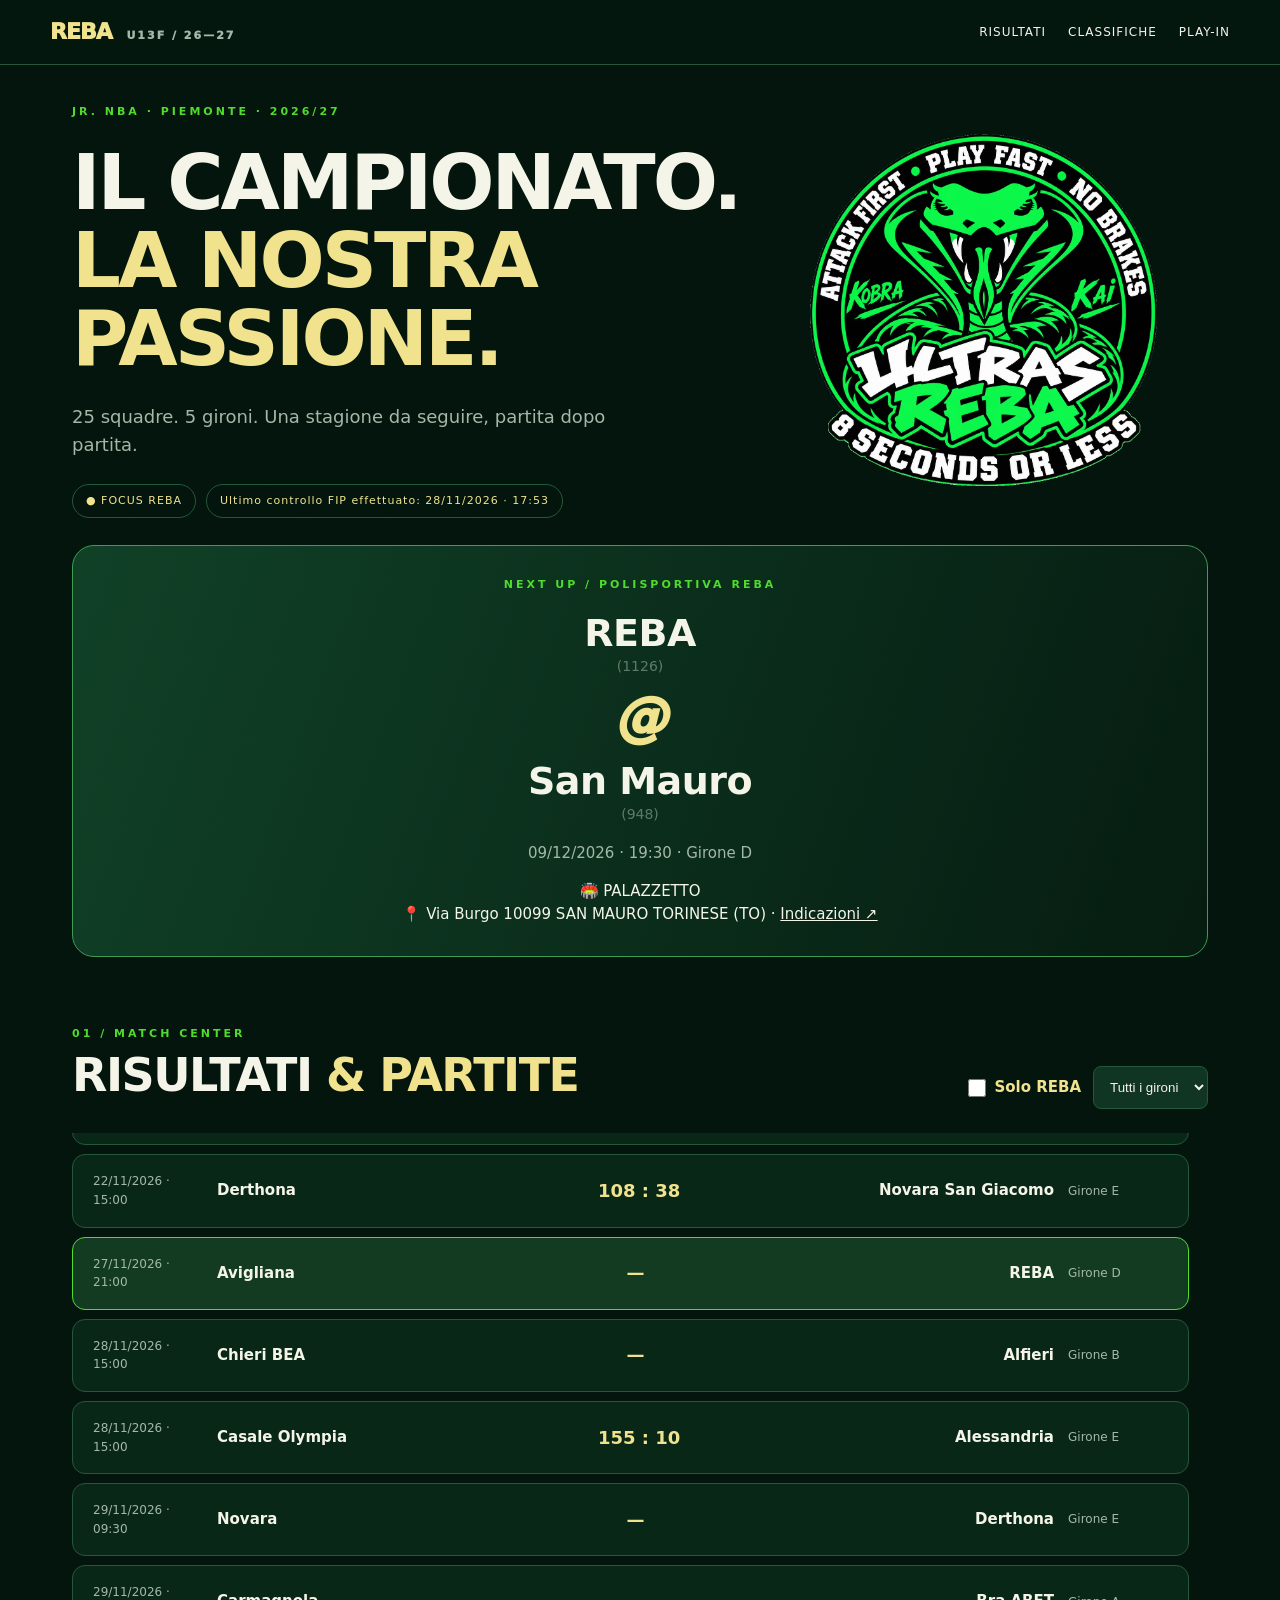
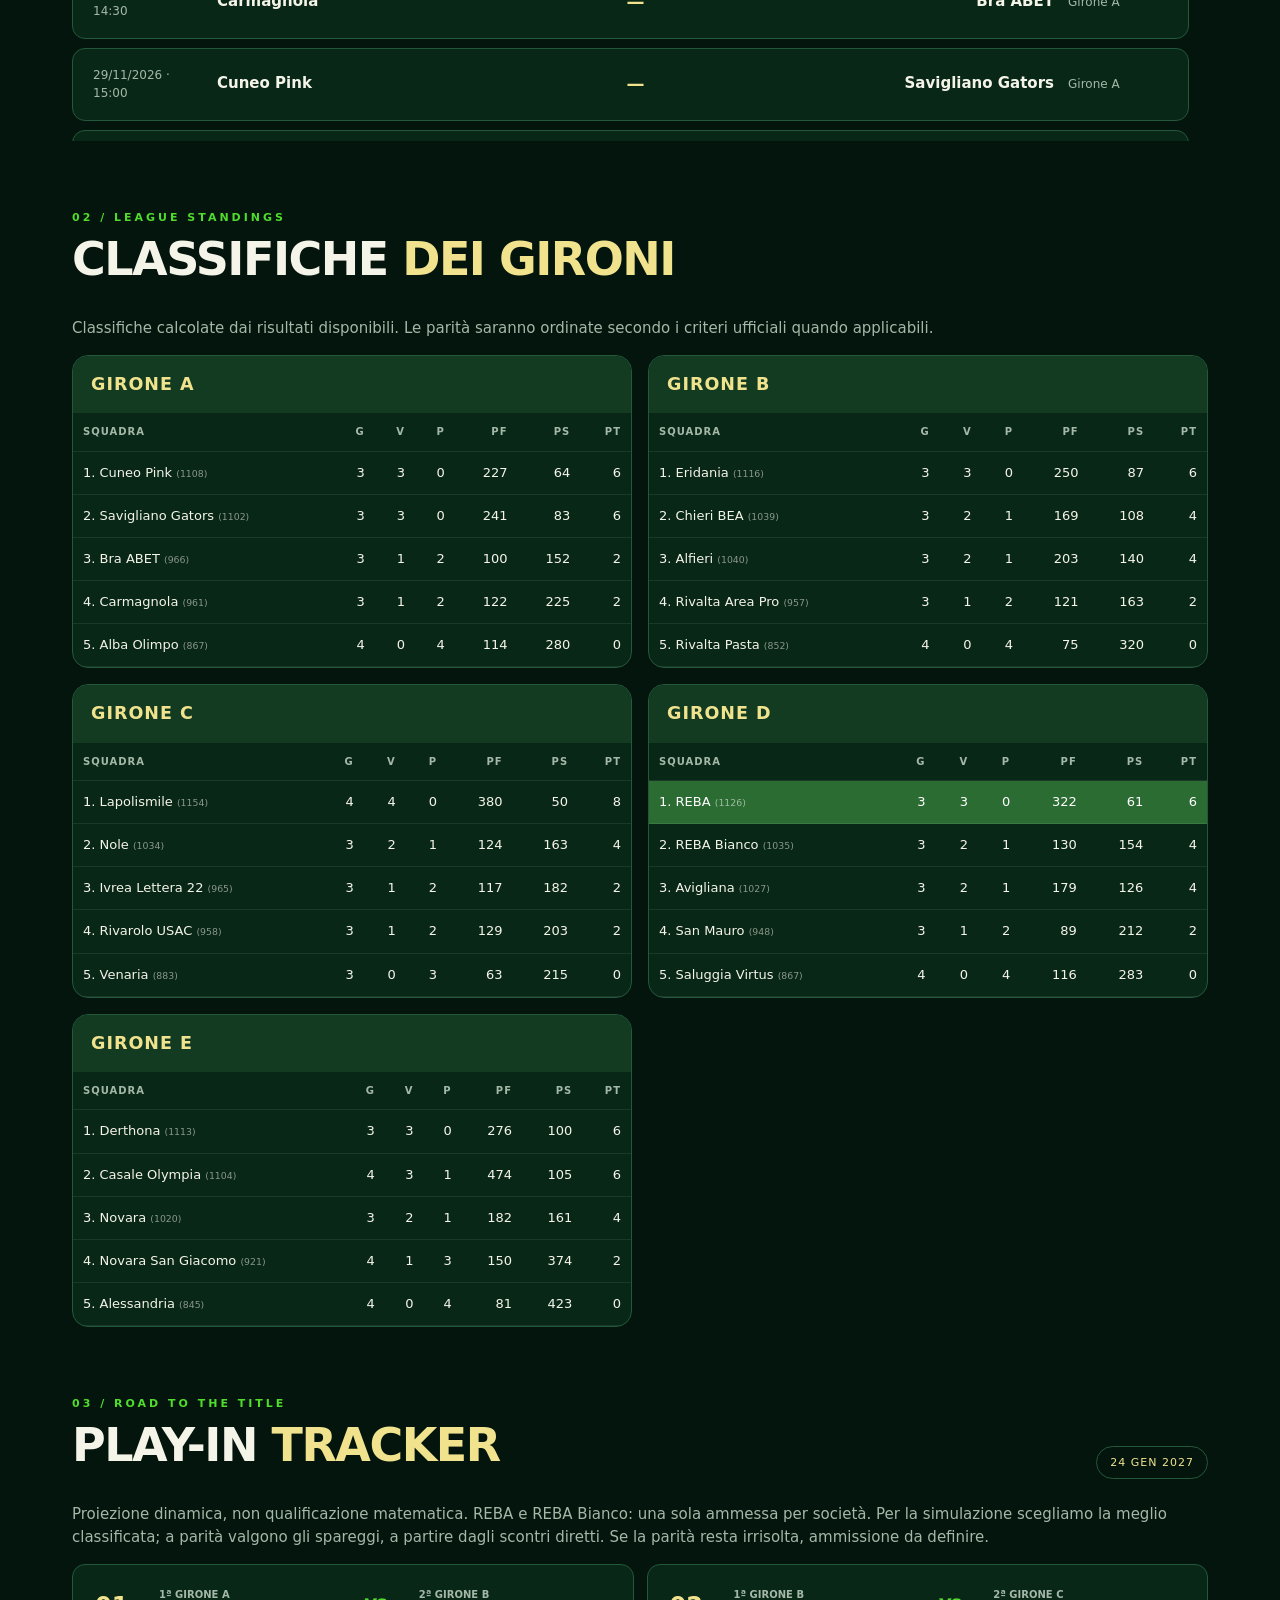
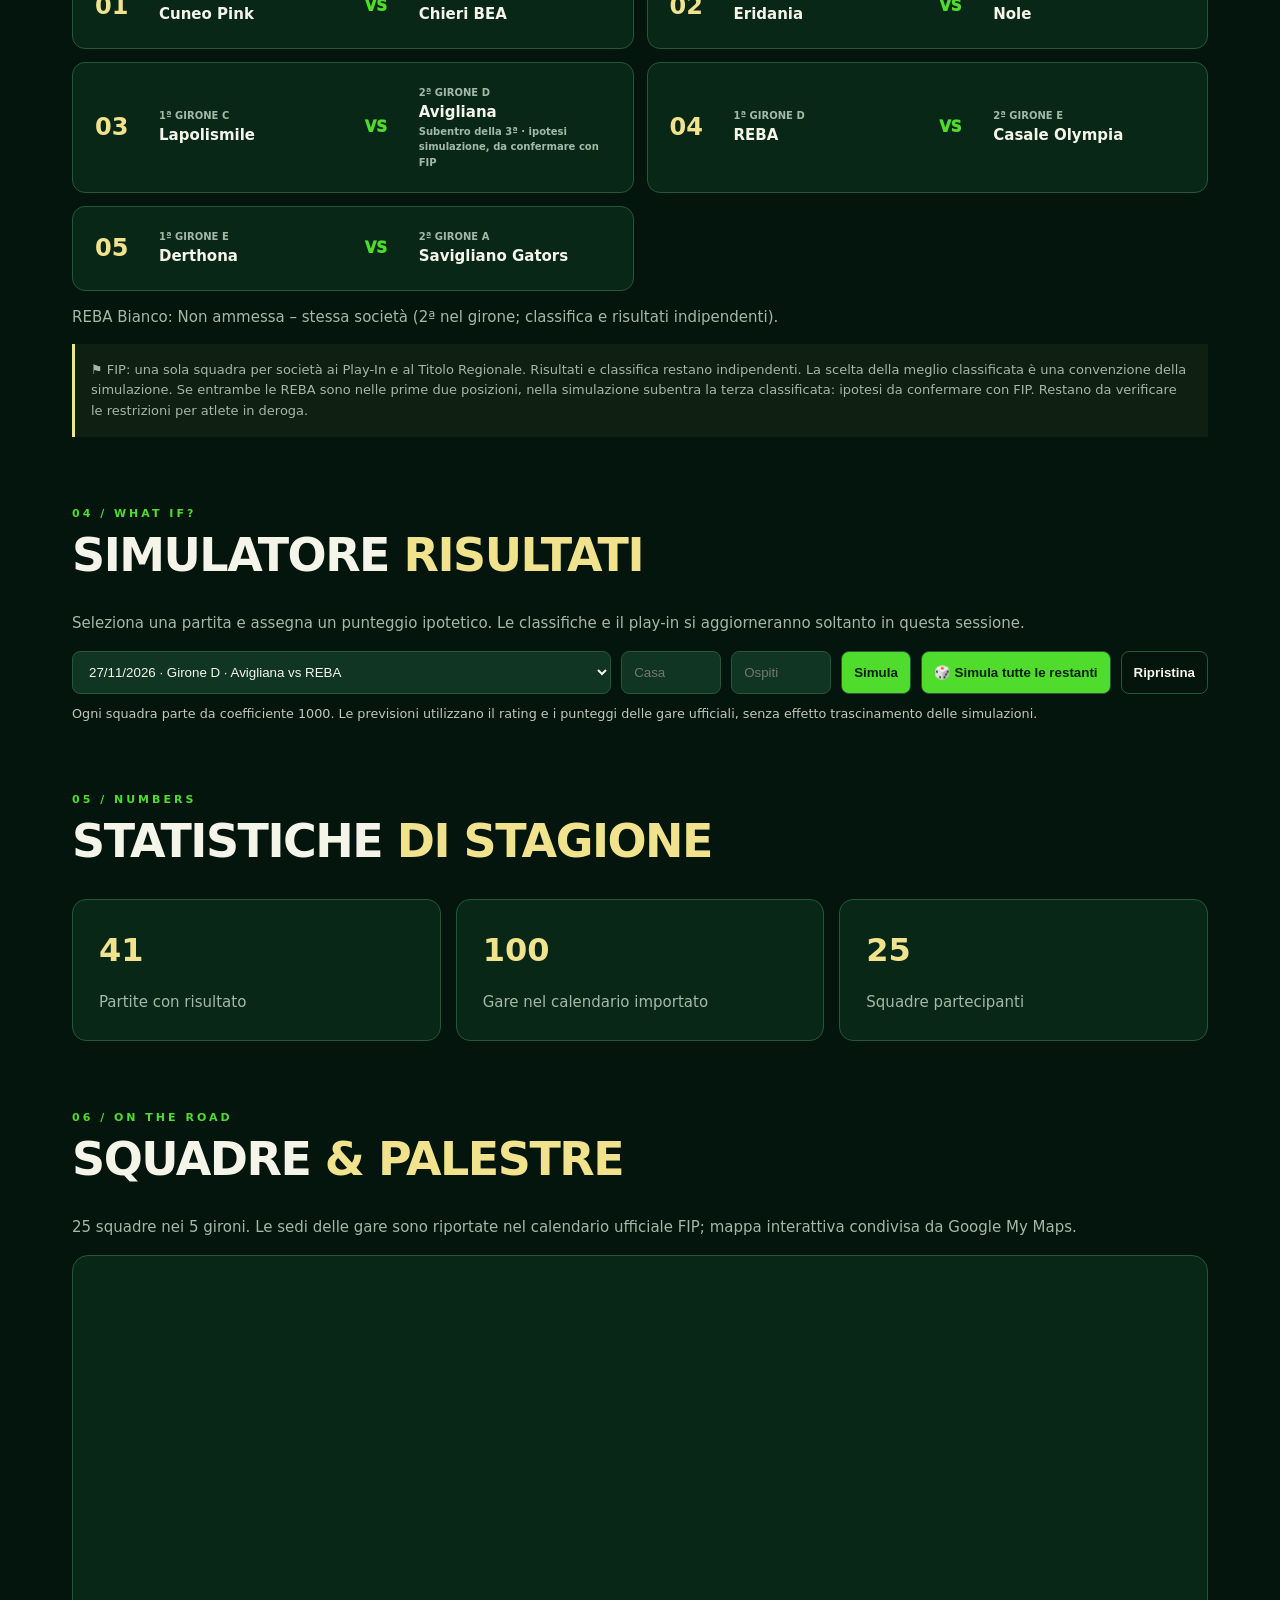
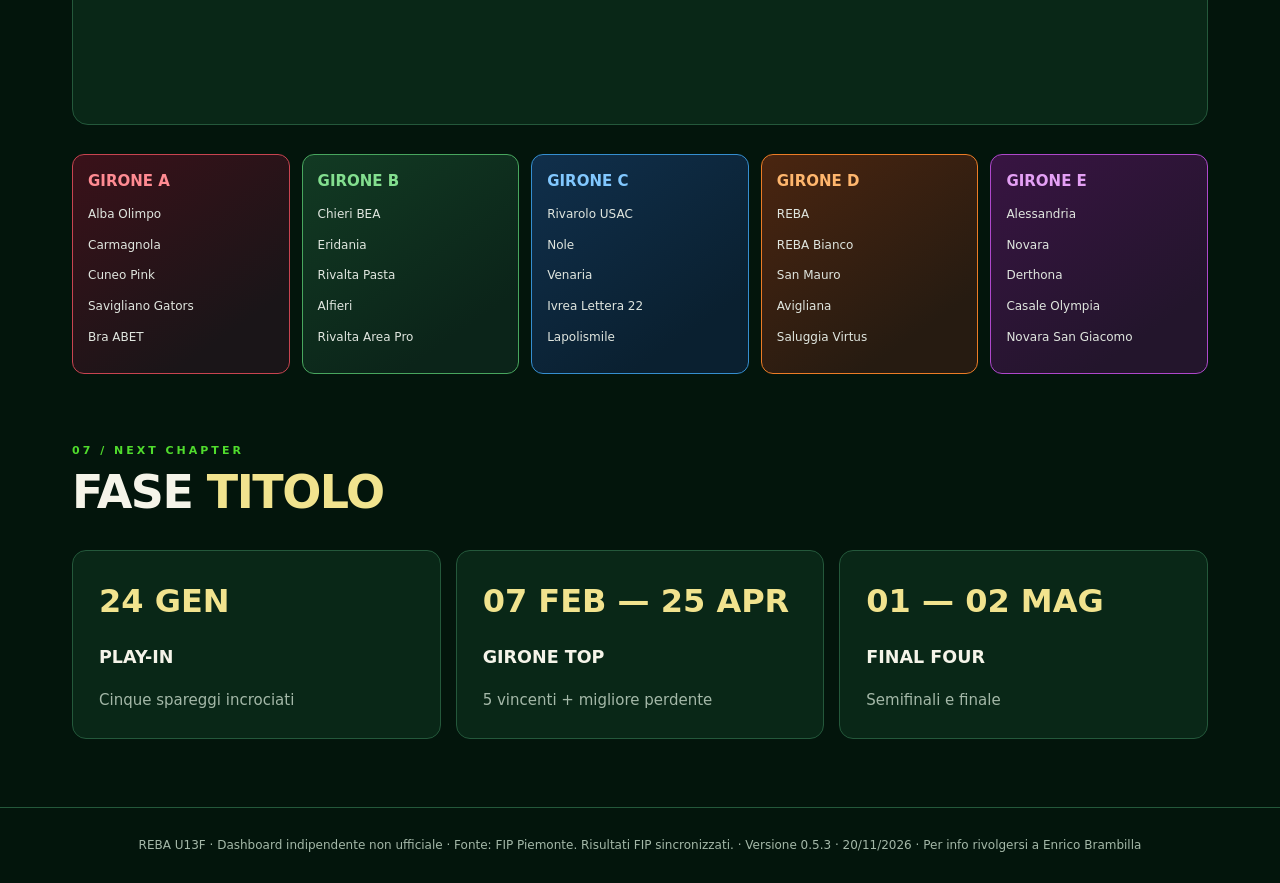
<file: index.html>
<!doctype html><html lang="it"><head><meta charset="utf-8"><meta name="viewport" content="width=device-width, initial-scale=1"><title>REBA | U13F Jr. NBA Piemonte</title><link rel="stylesheet" href="style.css?v=0.5.2"></head><body><header class="top"><a href="#home" class="brand">REBA <span>U13F / 26—27</span></a><nav><a href="#risultati">Risultati</a><a href="#classifiche">Classifiche</a><a href="#playin">Play-in</a></nav></header><main><section id="home" class="hero"><div class="hero-text"><div class="eyebrow">JR. NBA · PIEMONTE · 2026/27</div><h1>IL CAMPIONATO.<br><em>LA NOSTRA PASSIONE.</em></h1><p>25 squadre. 5 gironi. Una stagione da seguire, partita dopo partita.</p><div class="pills"><span>● FOCUS REBA</span><span id="sync">Calendario FIP 23.10.2026</span></div></div><img class="logo" src="assets/Reba-logo.webp" alt="Logo Polisportiva REBA"></section><section class="feature"><div><div class="eyebrow">NEXT UP / POLISPORTIVA REBA</div><h2 id="nextTitle">Caricamento calendario…</h2><p id="nextInfo"></p></div><div class="big-vs">VS</div></section><section id="risultati"><div class="section-head"><div><div class="eyebrow">01 / MATCH CENTER</div><h2>RISULTATI <em>& PARTITE</em></h2></div><div class="match-filters"><label class="reba-filter"><input type="checkbox" id="onlyReba"> Solo REBA</label><select id="matchGroup" aria-label="Filtra girone"><option value="all">Tutti i gironi</option></select></div></div><div id="matches" class="match-list"></div></section><section id="classifiche"><div class="section-head"><div><div class="eyebrow">02 / LEAGUE STANDINGS</div><h2>CLASSIFICHE <em>DEI GIRONI</em></h2></div></div><p class="hint">Classifiche calcolate dai risultati disponibili. Le parità saranno ordinate secondo i criteri ufficiali quando applicabili.</p><div id="tables" class="tables"></div></section><section id="playin"><div class="section-head"><div><div class="eyebrow">03 / ROAD TO THE TITLE</div><h2>PLAY-IN <em>TRACKER</em></h2></div><span class="date-badge">24 GEN 2027</span></div><p class="hint">Proiezione dinamica, non qualificazione matematica. REBA e REBA Bianco: una sola ammessa per società. Per la simulazione scegliamo la meglio classificata; a parità valgono gli spareggi, a partire dagli scontri diretti. Se la parità resta irrisolta, ammissione da definire.</p><div id="bracket" class="bracket"></div><p id="playinStatus" class="hint" aria-live="polite"></p><p class="note">⚑ FIP: una sola squadra per società ai Play-In e al Titolo Regionale. Risultati e classifica restano indipendenti. La scelta della meglio classificata è una convenzione della simulazione. Se entrambe le REBA sono nelle prime due posizioni, nella simulazione subentra la terza classificata: ipotesi da confermare con FIP. Restano da verificare le restrizioni per atlete in deroga.</p></section><section id="simulatore"><div class="section-head"><div><div class="eyebrow">04 / WHAT IF?</div><h2>SIMULATORE <em>RISULTATI</em></h2></div></div><p class="hint">Seleziona una partita e assegna un punteggio ipotetico. Le classifiche e il play-in si aggiorneranno soltanto in questa sessione.</p><div class="sim"><select id="simMatch"></select><input type="number" id="scoreHome" min="0" placeholder="Casa" aria-label="Punti squadra di casa"><input type="number" id="scoreAway" min="0" placeholder="Ospiti" aria-label="Punti squadra ospite"><button id="simulate">Simula</button><button id="reset" class="ghost">Ripristina</button></div><div id="simStatus" class="hint"></div></section><section id="statistiche"><div class="section-head"><div><div class="eyebrow">05 / NUMBERS</div><h2>STATISTICHE <em>DI STAGIONE</em></h2></div></div><div id="stats" class="stats"></div></section><section id="palestre"><div class="section-head"><div><div class="eyebrow">06 / ON THE ROAD</div><h2>SQUADRE <em>& PALESTRE</em></h2></div></div><p class="hint">25 squadre nei 5 gironi. Le sedi delle gare sono riportate nel calendario ufficiale FIP; mappa interattiva condivisa da Google My Maps.</p><iframe class="map-frame" title="Mappa delle palestre U13F Piemonte" loading="lazy" referrerpolicy="no-referrer-when-downgrade" src="https://www.google.com/maps/d/embed?mid=1JZEQtfkewoCIOnvi6FJE1i5hBzqazy4&amp;ll=44.91434599033553%2C8.146989349999973&amp;z=9"></iframe><div id="teams" class="team-grid"></div></section><section id="titolo"><div class="section-head"><div><div class="eyebrow">07 / NEXT CHAPTER</div><h2>FASE <em>TITOLO</em></h2></div></div><div class="phases"><div><b>24 GEN</b><h3>PLAY-IN</h3><p>Cinque spareggi incrociati</p></div><div><b>07 FEB — 25 APR</b><h3>GIRONE TOP</h3><p>5 vincenti + migliore perdente</p></div><div><b>01 — 02 MAG</b><h3>FINAL FOUR</h3><p>Semifinali e finale</p></div></div></section></main><footer>REBA U13F · Dashboard indipendente non ufficiale · Fonte: FIP Piemonte. <span id="status">Risultati FIP sincronizzati automaticamente.</span> <span class="site-version">· Versione 0.5.3 · 20/11/2026</span> · Per info rivolgersi a Enrico Brambilla</footer><script src="app.js?v=0.5.3"></script></body></html>
</file>
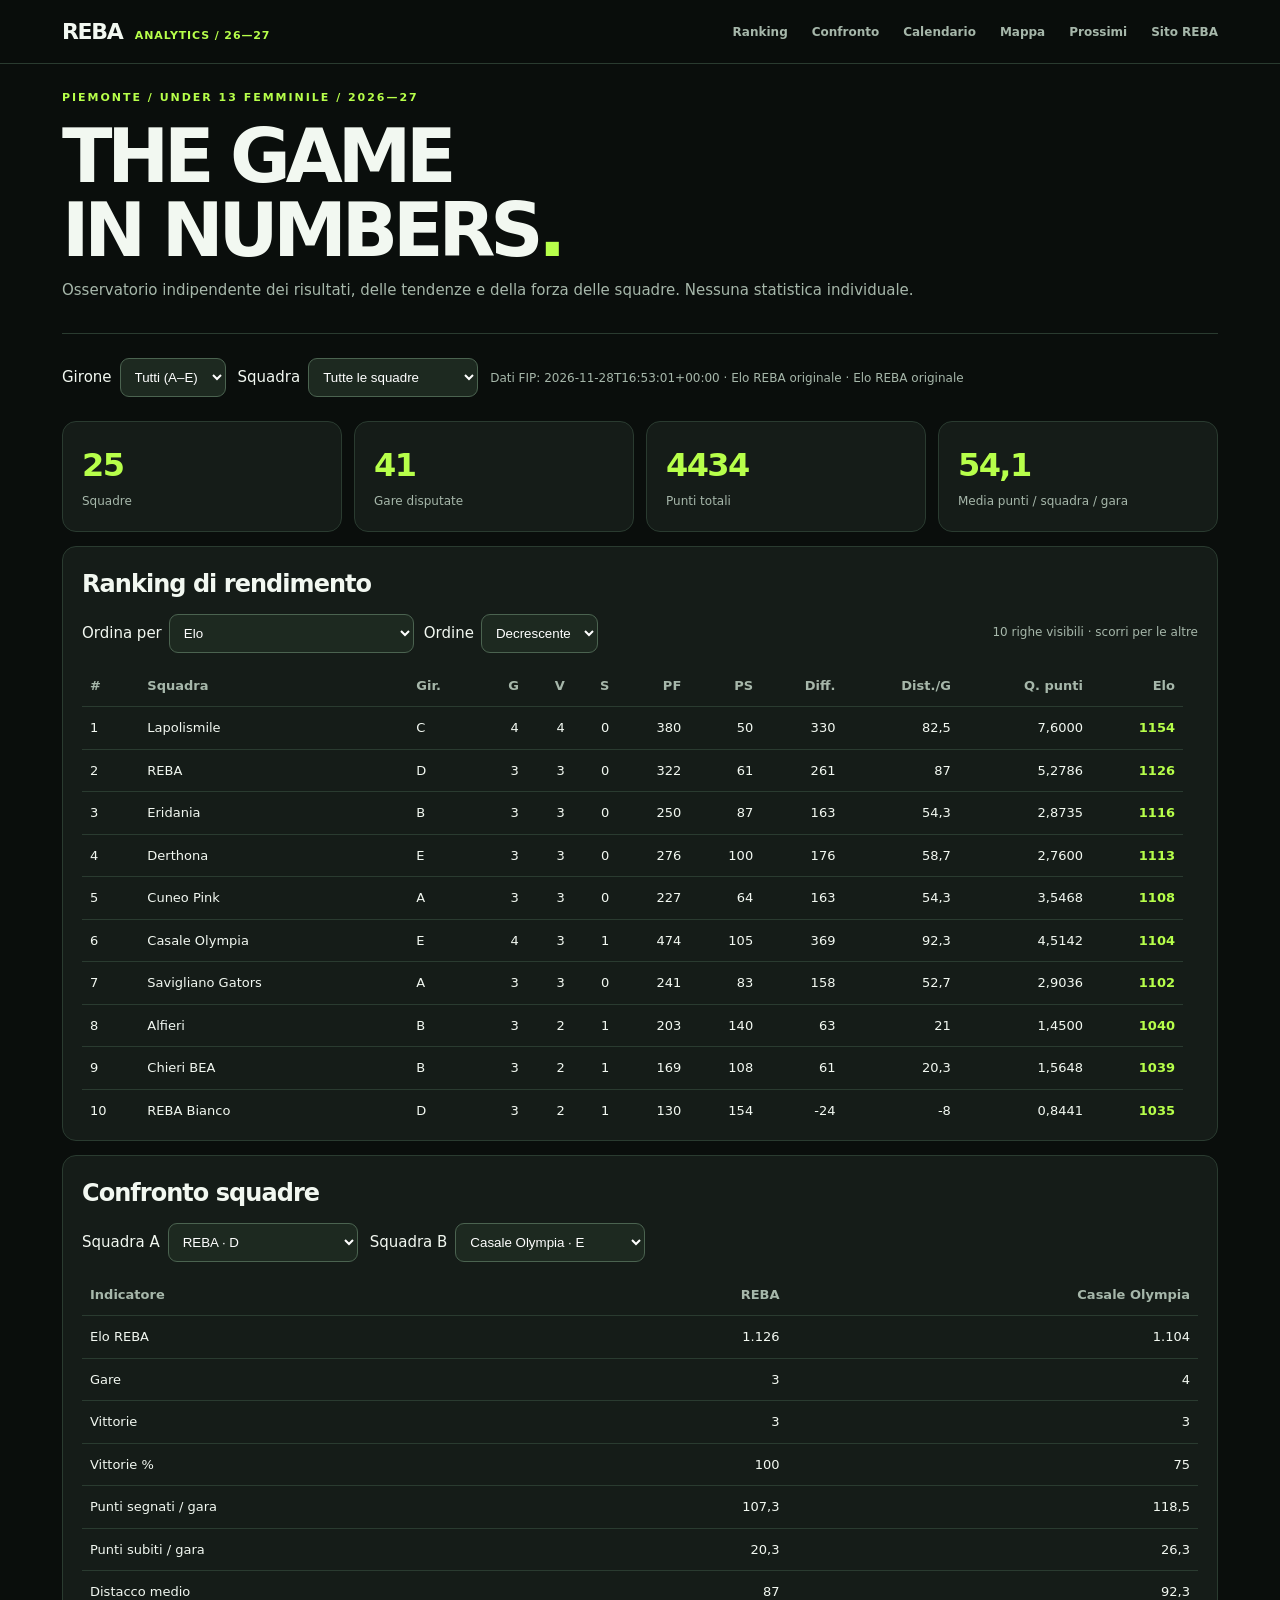
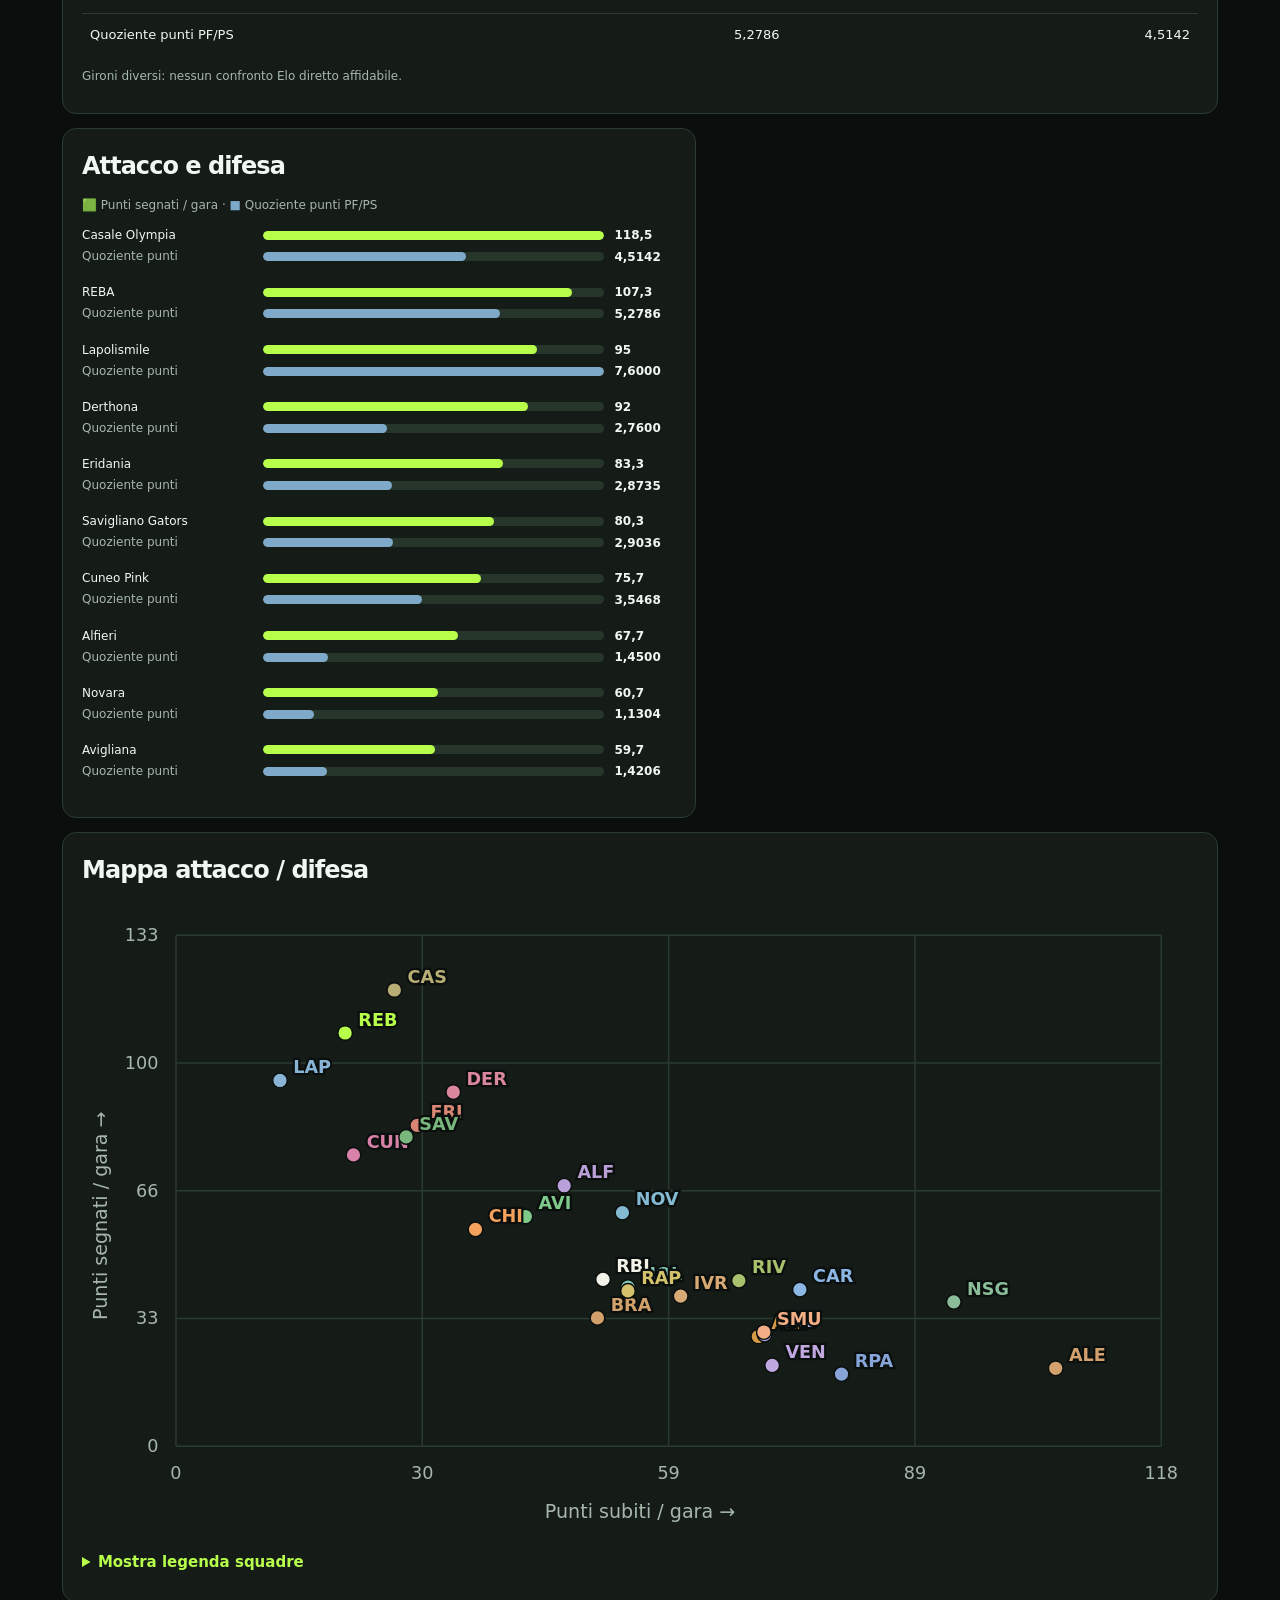
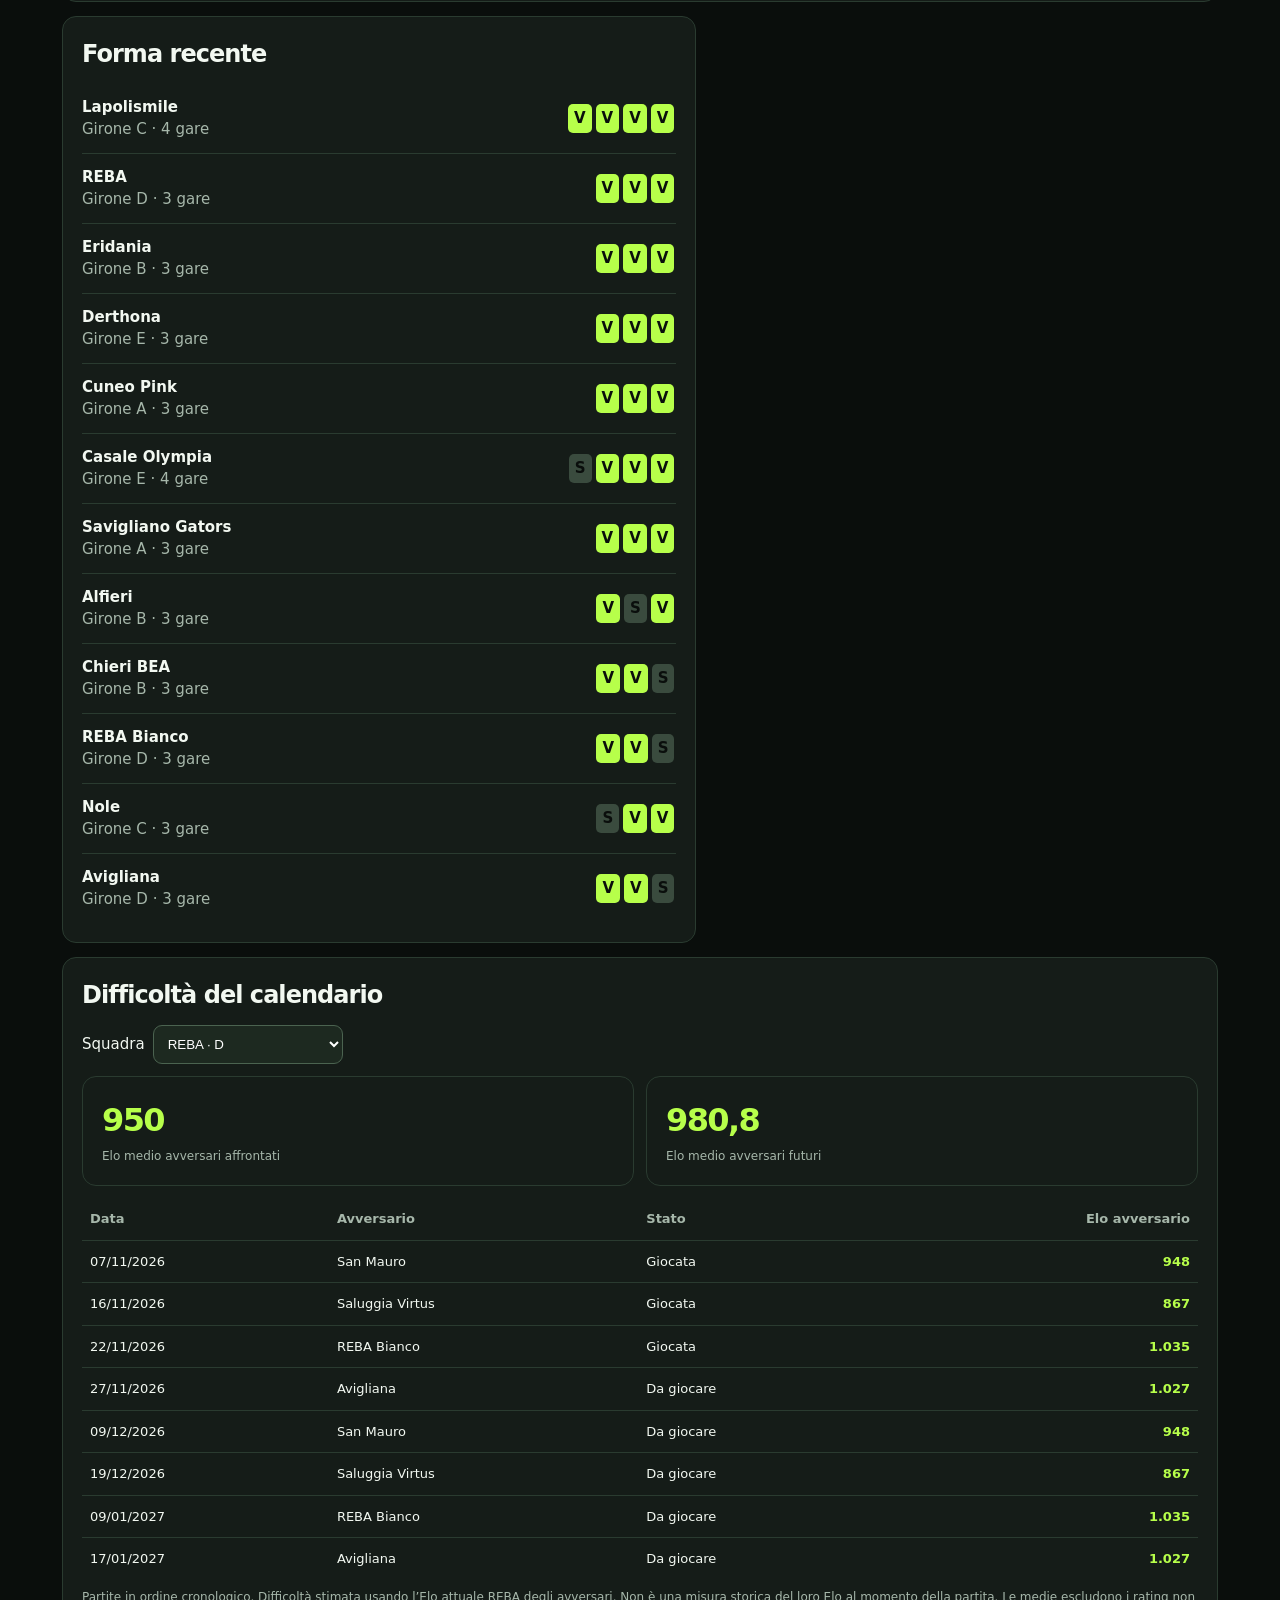
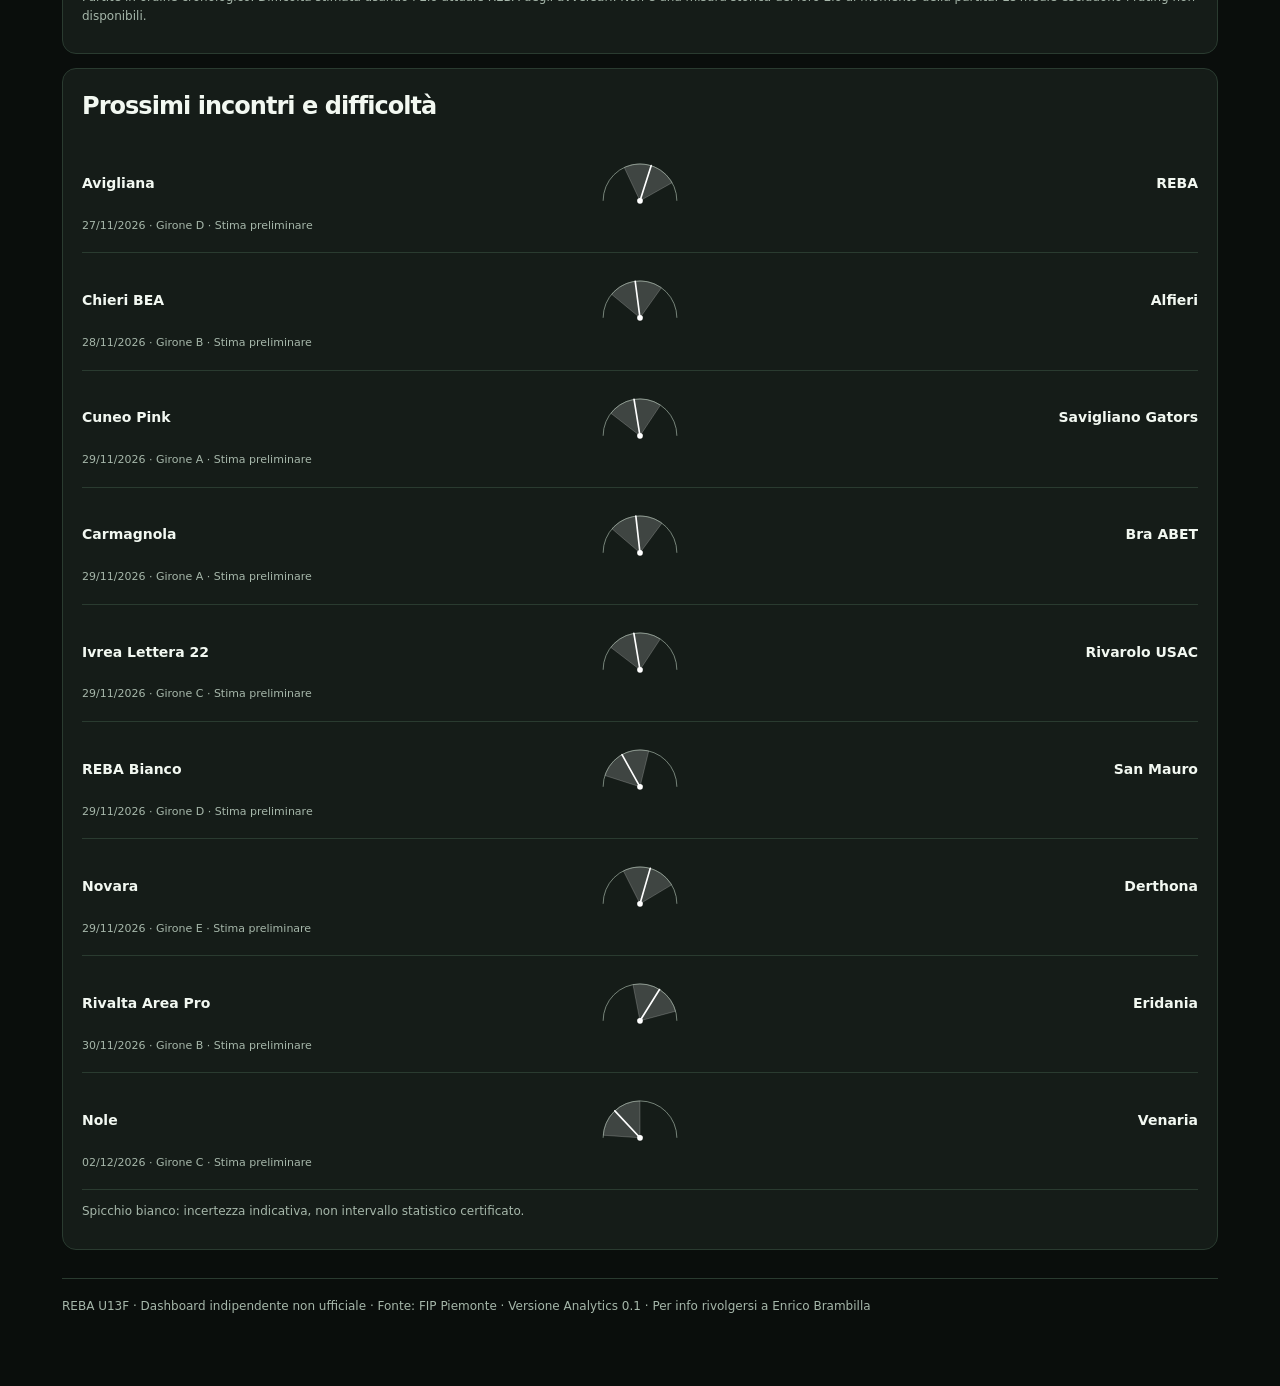
<file: analytics/index.html>
<!doctype html>
<html lang="it"><head><meta charset="utf-8"><meta name="viewport" content="width=device-width,initial-scale=1"><meta name="theme-color" content="#0a0e0c"><title>U13 Piemonte — Analytics</title>
<style>
:root{color-scheme:dark;--bg:#0a0e0c;--panel:#151c18;--line:#2a3b30;--green:#b7ff4a;--muted:#a6b7aa;--text:#f2f8f1}*{box-sizing:border-box}body{margin:0;background:var(--bg);color:var(--text);font:15px/1.5 system-ui,-apple-system,Segoe UI,sans-serif}main{max-width:1200px;margin:auto;padding:26px 22px 70px}header{border-bottom:1px solid var(--line);padding-bottom:24px}small,.muted{color:var(--muted)}.eyebrow{color:var(--green);letter-spacing:.18em;font-size:11px;font-weight:800}h1{font-size:clamp(38px,7vw,74px);letter-spacing:-.07em;line-height:1;margin:12px 0}h2{font-size:24px;letter-spacing:-.04em;margin:0 0 12px}p{margin:8px 0}select{background:#1d2920;color:white;border:1px solid #4b6350;border-radius:9px;padding:10px;max-width:100%}.toolbar{display:flex;flex-wrap:wrap;gap:12px;align-items:center;margin:24px 0}.toolbar label{display:flex;gap:8px;align-items:center}.metrics{display:grid;grid-template-columns:repeat(4,1fr);gap:12px}.metric,.panel{background:var(--panel);border:1px solid var(--line);border-radius:14px;padding:19px}.metric strong{display:block;font-size:32px;letter-spacing:-.05em;color:var(--green)}.metric span{font-size:12px;color:var(--muted)}.grid{display:grid;grid-template-columns:1.25fr 1fr;gap:14px;margin-top:14px}.panel{overflow:hidden}.wide{grid-column:1/-1}.scroll{overflow-x:auto}table{width:100%;border-collapse:collapse;font-size:13px}th{text-align:left;color:var(--muted);font-weight:600}td,th{padding:11px 8px;border-bottom:1px solid var(--line)}td.num,th.num{text-align:right;font-variant-numeric:tabular-nums}tr:last-child td{border:0}.accent{color:var(--green);font-weight:700}.tag{font-size:11px;color:var(--green);border:1px solid #476a29;border-radius:20px;padding:3px 8px;white-space:nowrap}.barrow{display:grid;grid-template-columns:minmax(110px,1fr) 2fr 35px;gap:10px;align-items:center;margin:11px 0;font-size:12px}.bar{height:9px;background:#27362a;border-radius:9px;overflow:hidden}.bar i{display:block;background:var(--green);height:100%;border-radius:9px}.match{padding:12px 0;border-bottom:1px solid var(--line);display:grid;grid-template-columns:1fr auto;gap:12px;align-items:center}.match:last-child{border:0}.prob{font-size:22px;font-weight:800;color:var(--green)}.note{font-size:12px;color:var(--muted);line-height:1.6}.empty{padding:24px;color:var(--muted)}footer{margin-top:28px;border-top:1px solid var(--line);padding-top:18px;font-size:12px;color:var(--muted)}@media(max-width:750px){.metrics{grid-template-columns:repeat(2,1fr)}.grid{grid-template-columns:1fr}.wide{grid-column:auto}main{padding:20px 14px 50px}.metric strong{font-size:26px}} 
.ranking-viewport{max-height:456px;overflow:auto;scrollbar-gutter:stable}.ranking-viewport thead th{position:sticky;top:0;background:var(--panel);z-index:2}.rank-controls{display:flex;gap:10px;flex-wrap:wrap;align-items:center;margin:12px 0}.rank-controls label{display:flex;align-items:center;gap:7px}.rank-controls .note{margin-left:auto}.gapbar{background:#7fa9c9!important}.negative{background:#a97575!important}.chart-legend{font-size:12px;color:var(--muted);margin:12px 0}.barrow{grid-template-columns:minmax(110px,1fr) 2fr 62px}.forecast-match{padding:18px 0;border-bottom:1px solid var(--line)}.forecast-match:last-child{border-bottom:0}.forecast-head{display:grid;grid-template-columns:minmax(0,1fr) 104px minmax(0,1fr);gap:10px;align-items:center;font-size:14px}.forecast-head .away{text-align:right}.forecast-head .versus{font-size:11px;color:var(--muted)}.forecast-track{height:17px;border-radius:12px;position:relative;background:linear-gradient(90deg,#567d40 0%,#567d40 50%,#426482 50%,#426482 100%);margin:12px 0 5px;overflow:visible}.forecast-track:before{content:"";position:absolute;left:50%;top:-5px;height:27px;border-left:1px dashed #f2f8f180;z-index:1}.forecast-band{position:absolute;top:-5px;height:27px;background:rgba(255,255,255,.22);border:1px solid rgba(255,255,255,.65);border-radius:7px;box-shadow:0 0 0 1px #0004;z-index:2}.forecast-marker{position:absolute;top:-8px;width:5px;height:33px;border-radius:3px;background:#fff;box-shadow:0 0 0 2px #0a0e0c,0 0 8px #fff8;transform:translateX(-50%);z-index:3}.forecast-legend{display:flex;justify-content:space-between;gap:12px;font-size:12px;color:var(--muted)}.forecast-note{font-size:11px;color:var(--muted);margin-top:5px}@media(max-width:600px){.forecast-head{font-size:12px;gap:6px;grid-template-columns:minmax(0,1fr) 78px minmax(0,1fr)}.forecast-track{margin-top:15px}}
.topnav{position:sticky;top:0;z-index:30;display:flex;align-items:center;justify-content:space-between;gap:18px;padding:15px max(22px,calc((100vw - 1156px)/2));background:#0a0e0cf2;border-bottom:1px solid var(--line);backdrop-filter:blur(12px)}.topnav .brand{color:var(--text);text-decoration:none;font-size:22px;font-weight:900;letter-spacing:-.06em;white-space:nowrap}.topnav .brand span{color:var(--green);font-size:11px;letter-spacing:.08em;margin-left:6px}.topnav nav{display:flex;gap:clamp(10px,2vw,24px);align-items:center;overflow-x:auto;scrollbar-width:none}.topnav nav a{color:var(--muted);font-size:12px;font-weight:700;text-decoration:none;white-space:nowrap}.topnav nav a:hover,.topnav nav a:focus{color:var(--green)}.grid>article{scroll-margin-top:90px}@media(max-width:650px){.topnav{padding:12px 14px;gap:12px}.topnav .brand{font-size:18px}.topnav .brand span{font-size:9px;margin-left:3px}.topnav nav{gap:13px}.topnav nav a{font-size:11px}}</style></head><body><div class="topnav"><a href="#home" class="brand">REBA <span>ANALYTICS / 26—27</span></a><nav aria-label="Navigazione Analytics"><a href="#ranking-section">Ranking</a><a href="#confronto">Confronto</a><a href="#calendario">Calendario</a><a href="#mappa">Mappa</a><a href="#prossimi">Prossimi</a><a href="../">Sito REBA</a></nav></div><main><header id="home"><div class="eyebrow">PIEMONTE / UNDER 13 FEMMINILE / 2026—27</div><h1>THE GAME<br>IN NUMBERS<span style="color:var(--green)">.</span></h1><p class="muted">Osservatorio indipendente dei risultati, delle tendenze e della forza delle squadre. Nessuna statistica individuale.</p></header><div class="toolbar"><label>Girone <select id="group"><option value="ALL">Tutti (A–E)</option><option>A</option><option>B</option><option>C</option><option>D</option><option>E</option></select></label><label>Squadra <select id="team"><option value="ALL">Tutte le squadre</option></select></label><span id="stamp" class="muted" style="font-size:12px"></span></div><section class="metrics" id="metrics"></section><section class="grid"><article class="panel wide" id="ranking-section"><h2>Ranking di rendimento</h2><div class="rank-controls"><label>Ordina per <select id="rankSort"><option value="elo">Elo</option><option value="winrate">% vittorie</option><option value="wins">Vittorie</option><option value="played">Partite</option><option value="pfavg">Punti segnati / gara</option><option value="paavg">Punti subiti / gara (meno è meglio)</option><option value="quotient">Quoziente punti PF/PS</option><option value="gapavg">Distacco medio</option><option value="diff">Differenza punti</option><option value="name">Nome</option></select></label><label>Ordine <select id="rankDir"><option value="desc">Decrescente</option><option value="asc">Crescente</option></select></label><span class="note">10 righe visibili · scorri per le altre</span></div><div class="scroll ranking-viewport" id="ranking"></div></article><article class="panel wide" id="confronto"><h2>Confronto squadre</h2><div class="toolbar" style="margin:12px 0"><label>Squadra A <select id="compareA"></select></label><label>Squadra B <select id="compareB"></select></label></div><div id="comparison" class="scroll"></div></article><article class="panel"><h2>Attacco e difesa</h2><div id="attack"></div></article><article class="panel wide" id="mappa"><h2>Mappa attacco / difesa</h2><div id="scatter"></div></article><article class="panel"><h2>Forma recente</h2><div id="form"></div></article><article class="panel wide" id="calendario"><h2>Difficoltà del calendario</h2><div class="toolbar" style="margin:12px 0"><label>Squadra <select id="difficultyTeam"></select></label></div><div id="difficulty"></div></article><article class="panel wide" id="prossimi"><h2>Prossimi incontri e difficoltà</h2><div id="future"></div></article></section><footer>REBA U13F · Dashboard indipendente non ufficiale · Fonte: FIP Piemonte · <span class="site-version">Versione Analytics 0.1</span> · Per info rivolgersi a Enrico Brambilla</footer></main>
<script>
'use strict';
const DATA='../data/campionato.json', $=id=>document.getElementById(id), esc=s=>String(s).replace(/[&<>"']/g,c=>({'&':'&amp;','<':'&lt;','>':'&gt;','"':'&quot;',"'":'&#39;'}[c])),date=s=>{let a=(s||'').split('/');return a.length===3?new Date(+a[2],+a[1]-1,+a[0]).getTime():0};
let source,stats={},rating={},displayName=n=>n;const gameSort=(a,b)=>date(a.data)-date(b.data)||String(a.id).localeCompare(String(b.id));
function calculate(){stats={};rating={};for(const [g,teams] of Object.entries(source.squadre))for(const t of teams){let k=g+'|'+t;stats[k]={name:t,g,played:0,w:0,l:0,draw:0,pf:0,pa:0,history:[]};rating[k]=null}
for(const m of source.partite.filter(m=>Array.isArray(m.risultato)&&m.risultato.length===2&&m.risultato.every(Number.isFinite)).sort(gameSort)){const a=m.girone+'|'+m.casa,b=m.girone+'|'+m.trasferta;if(!stats[a]||!stats[b])continue;let [x,y]=m.risultato;for(const [k,p,q] of [[a,x,y],[b,y,x]]){let s=stats[k];s.played++;s.pf+=p;s.pa+=q;s.w+=p>q?1:0;s.l+=p<q?1:0;s.draw+=p===q?1:0;s.history.push({m,p,q,win:p>q})}}}
const fmt=n=>Number(n).toLocaleString('it-IT',{maximumFractionDigits:1}),filtered=()=>Object.values(stats).filter(s=>($('group').value==='ALL'||s.g===$('group').value)&&($('team').value==='ALL'||s.name===$('team').value));
const pointQuotient=t=>!t.played?null:t.pa===0?(t.pf>0?Infinity:1):Math.floor(t.pf/t.pa*10000+1e-9)/10000;const quotientText=q=>q==null?'—':q===Infinity?'∞':q.toLocaleString('it-IT',{minimumFractionDigits:4,maximumFractionDigits:4});
function render(){if(window.renderExtensions)queueMicrotask(window.renderExtensions);const all=filtered(),games=source.partite.filter(m=>Array.isArray(m.risultato)&&($('group').value==='ALL'||m.girone===$('group').value)&&($('team').value==='ALL'||m.casa===$('team').value||m.trasferta===$('team').value));let scored=games.reduce((n,m)=>n+m.risultato[0]+m.risultato[1],0);$('metrics').innerHTML=[['Squadre',all.length],['Gare disputate',games.length],['Punti totali',scored],['Media punti / squadra / gara',games.length?fmt(scored/(games.length*2)):'—']].map(([l,v])=>'<div class="metric"><strong>'+v+'</strong><span>'+l+'</span></div>').join('');
let ranked=[...all].sort((a,b)=>{const key=$('rankSort').value,dir=$('rankDir').value==='asc'?1:-1;const val=t=>({elo:rating[t.g+'|'+t.name],winrate:t.played?t.w/t.played:null,wins:t.w,played:t.played,pfavg:t.played?t.pf/t.played:null,paavg:t.played?-t.pa/t.played:null,gapavg:t.played?(t.pf-t.pa)/t.played:null,diff:t.pf-t.pa,quotient:pointQuotient(t)})[key];if(key==='name')return dir*displayName(a.name).localeCompare(displayName(b.name),'it');const x=val(a),y=val(b);if(x==null)return y==null?0:1;if(y==null)return -1;return dir*(x-y)||displayName(a.name).localeCompare(displayName(b.name),'it')});$('ranking').innerHTML='<table><thead><tr><th>#</th><th>Squadra</th><th>Gir.</th><th class="num">G</th><th class="num">V</th><th class="num">S</th><th class="num">PF</th><th class="num">PS</th><th class="num">Diff.</th><th class="num">Dist./G</th><th class="num">Q. punti</th><th class="num">Elo</th></tr></thead><tbody>'+ranked.map((s,i)=>'<tr><td>'+(i+1)+'</td><td>'+esc(displayName(s.name))+'</td><td>'+s.g+'</td><td class="num">'+s.played+'</td><td class="num">'+s.w+'</td><td class="num">'+s.l+'</td><td class="num">'+s.pf+'</td><td class="num">'+s.pa+'</td><td class="num">'+(s.pf-s.pa)+'</td><td class="num">'+(s.played?fmt((s.pf-s.pa)/s.played):'—')+'</td><td class="num">'+quotientText(pointQuotient(s))+'</td><td class="num accent">'+(rating[s.g+'|'+s.name]??'—')+'</td></tr>').join('')+'</tbody></table>';
let attack=[...all].filter(s=>s.played).sort((a,b)=>b.pf/b.played-a.pf/a.played).slice(0,10),max=Math.max(1,...attack.map(s=>s.pf/s.played)),maxQ=Math.max(1,...attack.map(pointQuotient).filter(Number.isFinite));$('attack').innerHTML=attack.length?'<div class="chart-legend">🟩 Punti segnati / gara · <span style="color:#7fa9c9">■</span> Quoziente punti PF/PS</div>'+attack.map(s=>{let q=pointQuotient(s);return '<div class="barrow"><span>'+esc(displayName(s.name))+'</span><div class="bar"><i style="width:'+((s.pf/s.played)/max*100).toFixed(1)+'%"></i></div><b>'+fmt(s.pf/s.played)+'</b></div><div class="barrow" style="margin-top:-8px;margin-bottom:17px"><span class="note">Quoziente punti</span><div class="bar"><i class="gapbar" style="width:'+(q===Infinity?100:q/maxQ*100).toFixed(1)+'%"></i></div><b>'+quotientText(q)+'</b></div>'}).join(''):'<p class="empty">Nessun risultato disponibile.</p>';
$('form').innerHTML=ranked.filter(s=>s.played).slice(0,12).map(s=>'<div class="match"><div><b>'+esc(displayName(s.name))+'</b><div class="muted">Girone '+s.g+' · '+s.played+' gare</div></div><div>'+s.history.slice(-5).map(h=>'<span title="'+esc(h.m.data)+'" style="display:inline-block;background:'+(h.p>h.q?'#b7ff4a':h.p===h.q?'#839588':'#3a4b3e')+';color:#0a0e0c;font-weight:800;border-radius:5px;padding:3px 6px;margin:2px">'+(h.p>h.q?'V':h.p===h.q?'P':'S')+'</span>').join('')+'</div></div>').join('')||'<p class="empty">Nessuna partita conclusa.</p>';
const pending=source.partite.filter(m=>!Array.isArray(m.risultato)&&($('group').value==='ALL'||m.girone===$('group').value)&&($('team').value==='ALL'||m.casa===$('team').value||m.trasferta===$('team').value)).sort(gameSort);const nextRoundByGroup=new Map();for(const m of pending){if(!nextRoundByGroup.has(m.girone))nextRoundByGroup.set(m.girone,m.giornata)}const future=pending.filter(m=>m.giornata===nextRoundByGroup.get(m.girone));
const arcPoint=(t,r=78)=>{const angle=Math.PI*(1-t/100);return [110+r*Math.cos(angle),99-r*Math.sin(angle)]};
const arcPath=(start,end,r=78)=>{const p=arcPoint(start,r),q=arcPoint(end,r);return 'M '+p[0].toFixed(2)+' '+p[1].toFixed(2)+' A '+r+' '+r+' 0 '+(end-start>50?1:0)+' 1 '+q[0].toFixed(2)+' '+q[1].toFixed(2)};
$('future').innerHTML=future.map(m=>{const a=m.girone+'|'+m.casa,b=m.girone+'|'+m.trasferta,ra=rating[a],rb=rating[b],available=Number.isFinite(ra)&&Number.isFinite(rb),prob=available?1/(1+Math.pow(10,-(ra+30-rb)/400)):null,nh=stats[a]?.played||0,na=stats[b]?.played||0,n=Math.min(nh,na),confidence=n<3?'Dati ancora scarsi':n<6?'Stima preliminare':'Stima indicativa',p=prob===null?50:(1-prob)*100;
// Visual uncertainty scales with the less-experienced team; this is not a calibrated confidence interval.
const half=prob===null?50:Math.max(7,Math.min(42,42/Math.sqrt(1+Math.min(nh,na)*0.7))),low=Math.max(0,p-half),high=Math.min(100,p+half),point=arcPoint(p),needle='M 110 99 L '+point[0].toFixed(2)+' '+point[1].toFixed(2);
const wedgeStart=arcPoint(low,78),wedgeEnd=arcPoint(high,78);
const wedge='M 110 99 L '+wedgeStart[0].toFixed(2)+' '+wedgeStart[1].toFixed(2)+' A 78 78 0 '+0+' 1 '+wedgeEnd[0].toFixed(2)+' '+wedgeEnd[1].toFixed(2)+' Z';
const gauge=prob===null?'<span style="display:block;text-align:center;color:#a6b7aa;font-size:11px">Elo non disponibile</span>':'<svg viewBox="0 0 220 124" role="img" aria-label="'+esc(prob===null?'Pronostico non disponibile':'Vittoria casa '+Math.round(100-p)+'%, ospite '+Math.round(p)+'%; spicchio di incertezza indicativa')+'" style="width:100%;max-width:300px;height:auto;display:block;margin:auto;overflow:visible"><path d="'+wedge+'" fill="#fff" fill-opacity=".18" stroke="#fff" stroke-opacity=".42" stroke-width="1"/><path d="'+arcPath(0,100)+'" fill="none" stroke="#a6b7aa" stroke-opacity=".7" stroke-width="2"/><path d="'+needle+'" stroke="#fff" stroke-width="3.5" stroke-linecap="round"/><circle cx="110" cy="99" r="6" fill="#fff"/></svg>';
return '<div class="forecast-match"><div class="forecast-head"><b>'+esc(displayName(m.casa))+'</b><span class="versus" style="display:block;width:100%;max-width:104px;margin:auto">'+gauge+'</span><b class="away">'+esc(displayName(m.trasferta))+'</b></div><div class="forecast-note">'+esc(m.data)+' · Girone '+esc(m.girone)+' · '+confidence+'</div></div>'}).join('')+(future.length?'<p class="note" style="margin-top:12px">Spicchio bianco: incertezza indicativa, non intervallo statistico certificato.</p>':'')||'<p class="empty">Nessun incontro futuro nel filtro.</p>'}

function teams(){let g=$('group').value,old=$('team').value;let names=[...new Set(Object.values(stats).filter(s=>g==='ALL'||s.g===g).map(s=>s.name))].sort((a,b)=>a.localeCompare(b,'it'));$('team').innerHTML='<option value="ALL">Tutte le squadre</option>'+names.map(n=>'<option value="'+esc(n)+'">'+esc(displayName(n))+'</option>').join('');$('team').value=names.includes(old)?old:'ALL'}
$('group').addEventListener('change',()=>{teams();render()});$('team').addEventListener('change',render);$('rankSort').addEventListener('change',render);$('rankDir').addEventListener('change',render);
fetch(DATA,{cache:'no-store'}).then(r=>{if(!r.ok)throw Error('HTTP '+r.status);return r.json()}).then(d=>{if(!d.squadre||!Array.isArray(d.partite))throw Error('Formato dati non riconosciuto');source=d;calculate();teams();render();$('stamp').textContent='Dati FIP: '+(d.ultimo_aggiornamento_fip||'data non indicata');loadOriginalRatings()}).catch(e=>{$('metrics').innerHTML='<div class="panel" style="grid-column:1/-1">Impossibile caricare i dati: '+esc(e.message)+'</div>'});
function loadOriginalRatings(){const frame=document.createElement('iframe');frame.src='../index.html';frame.title='Motore rating REBA';frame.setAttribute('aria-hidden','true');frame.tabIndex=-1;frame.style.cssText='position:absolute;width:1px;height:1px;opacity:0;pointer-events:none;border:0';document.body.appendChild(frame);let attempts=0;const poll=()=>{try{const w=frame.contentWindow;if(typeof w.currentRatings==='function'){const ratings=w.currentRatings();if(ratings instanceof w.Map||typeof ratings.get==='function'){displayName=n=>{try{return w.eval('short')(n)}catch(e){return n}};for(const v of Object.values(stats))rating[v.g+'|'+v.name]=Math.round(ratings.get(v.name)??1000);teams();render();$('stamp').textContent+=' · Elo REBA originale';return}}}catch(e){}if(++attempts<60)setTimeout(poll,250);else $('stamp').textContent+=' · Elo non disponibile'};frame.addEventListener('load',poll,{once:true});setTimeout(poll,300)}
</script><script src="extensions.js"></script></body></html>
</file>
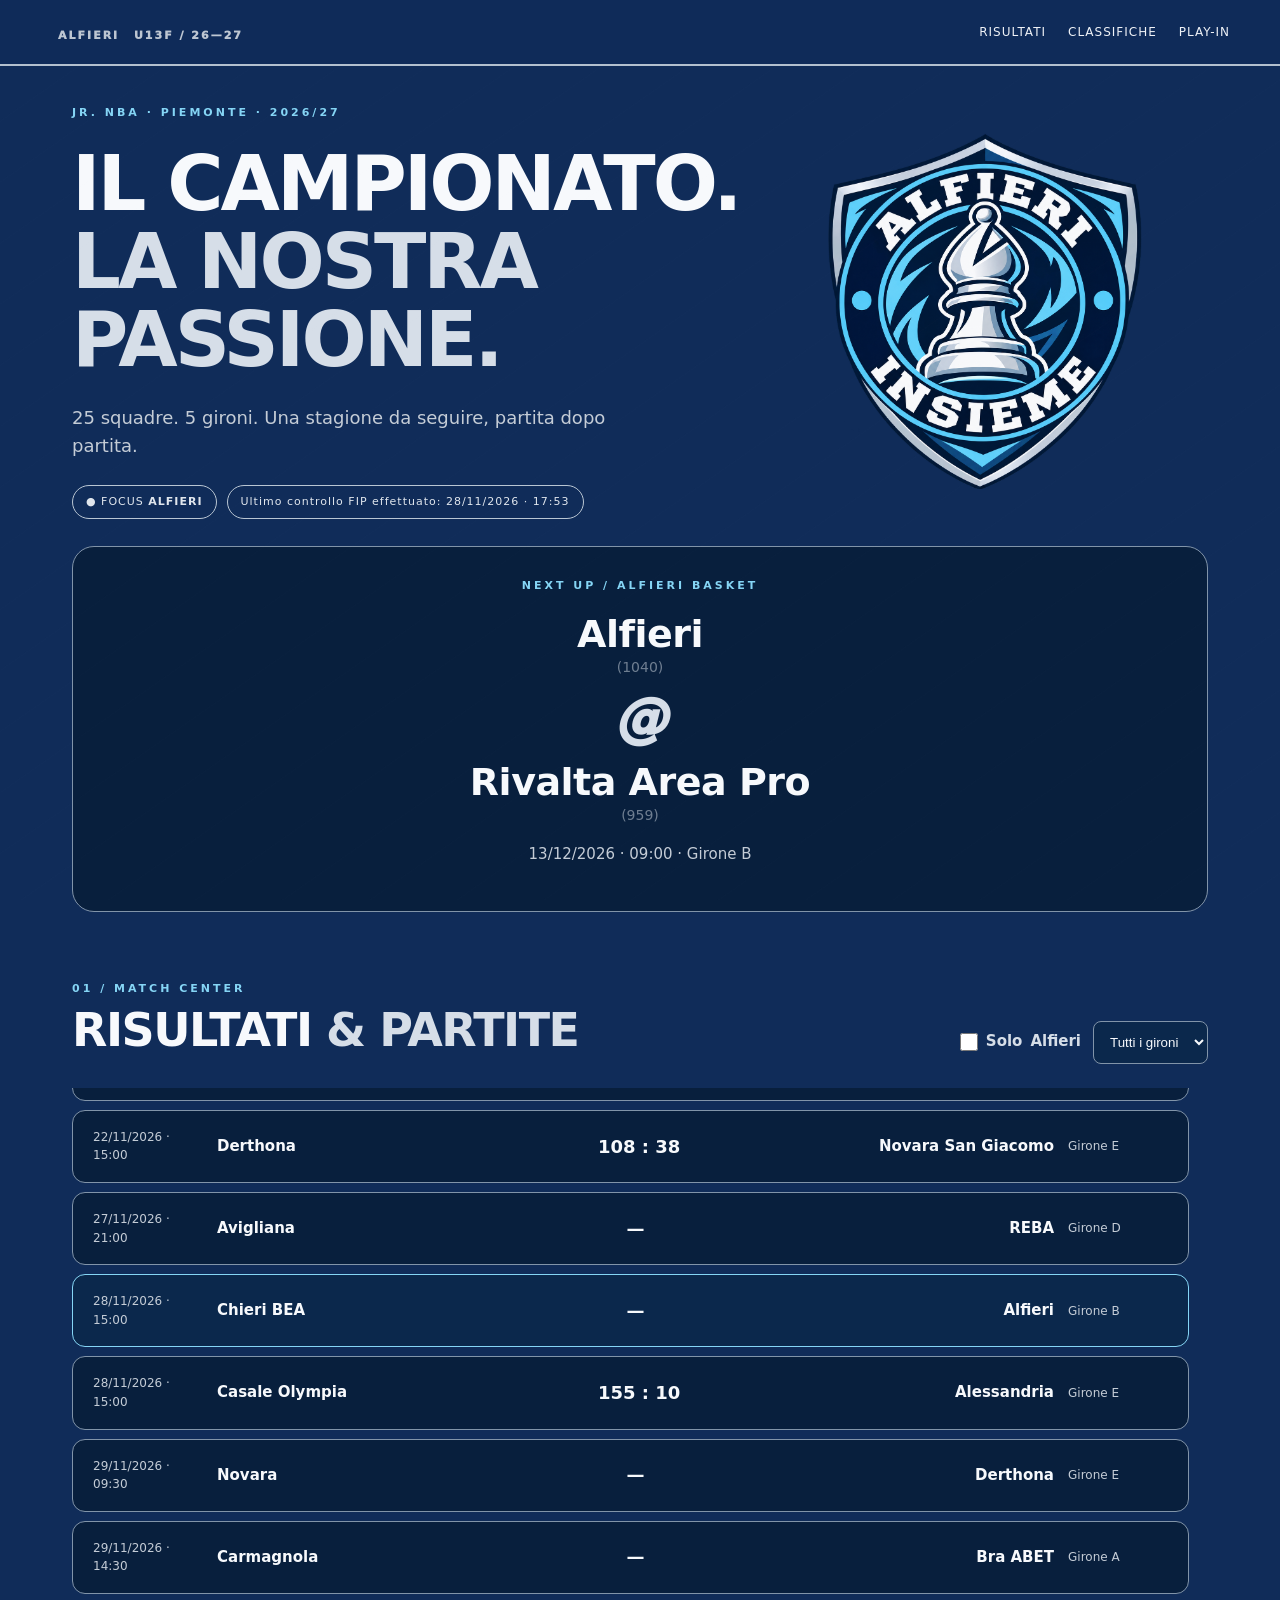
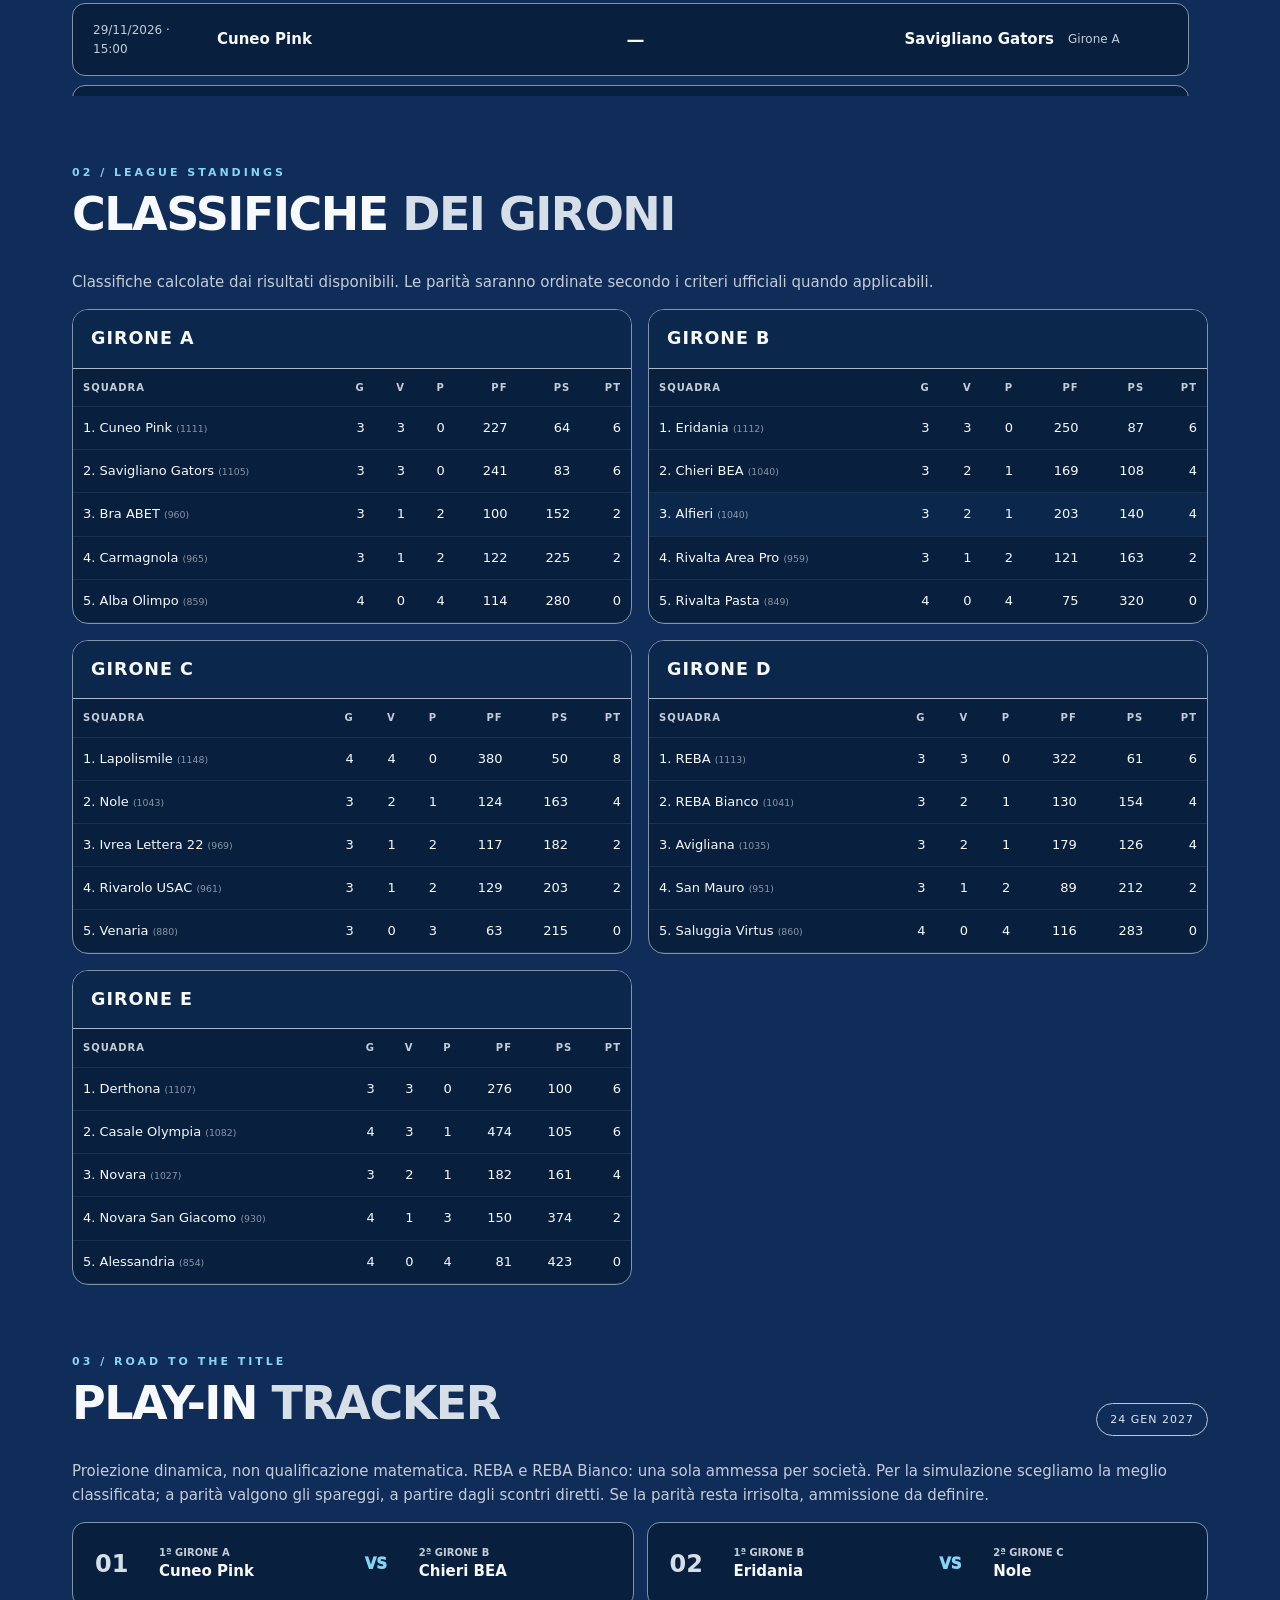
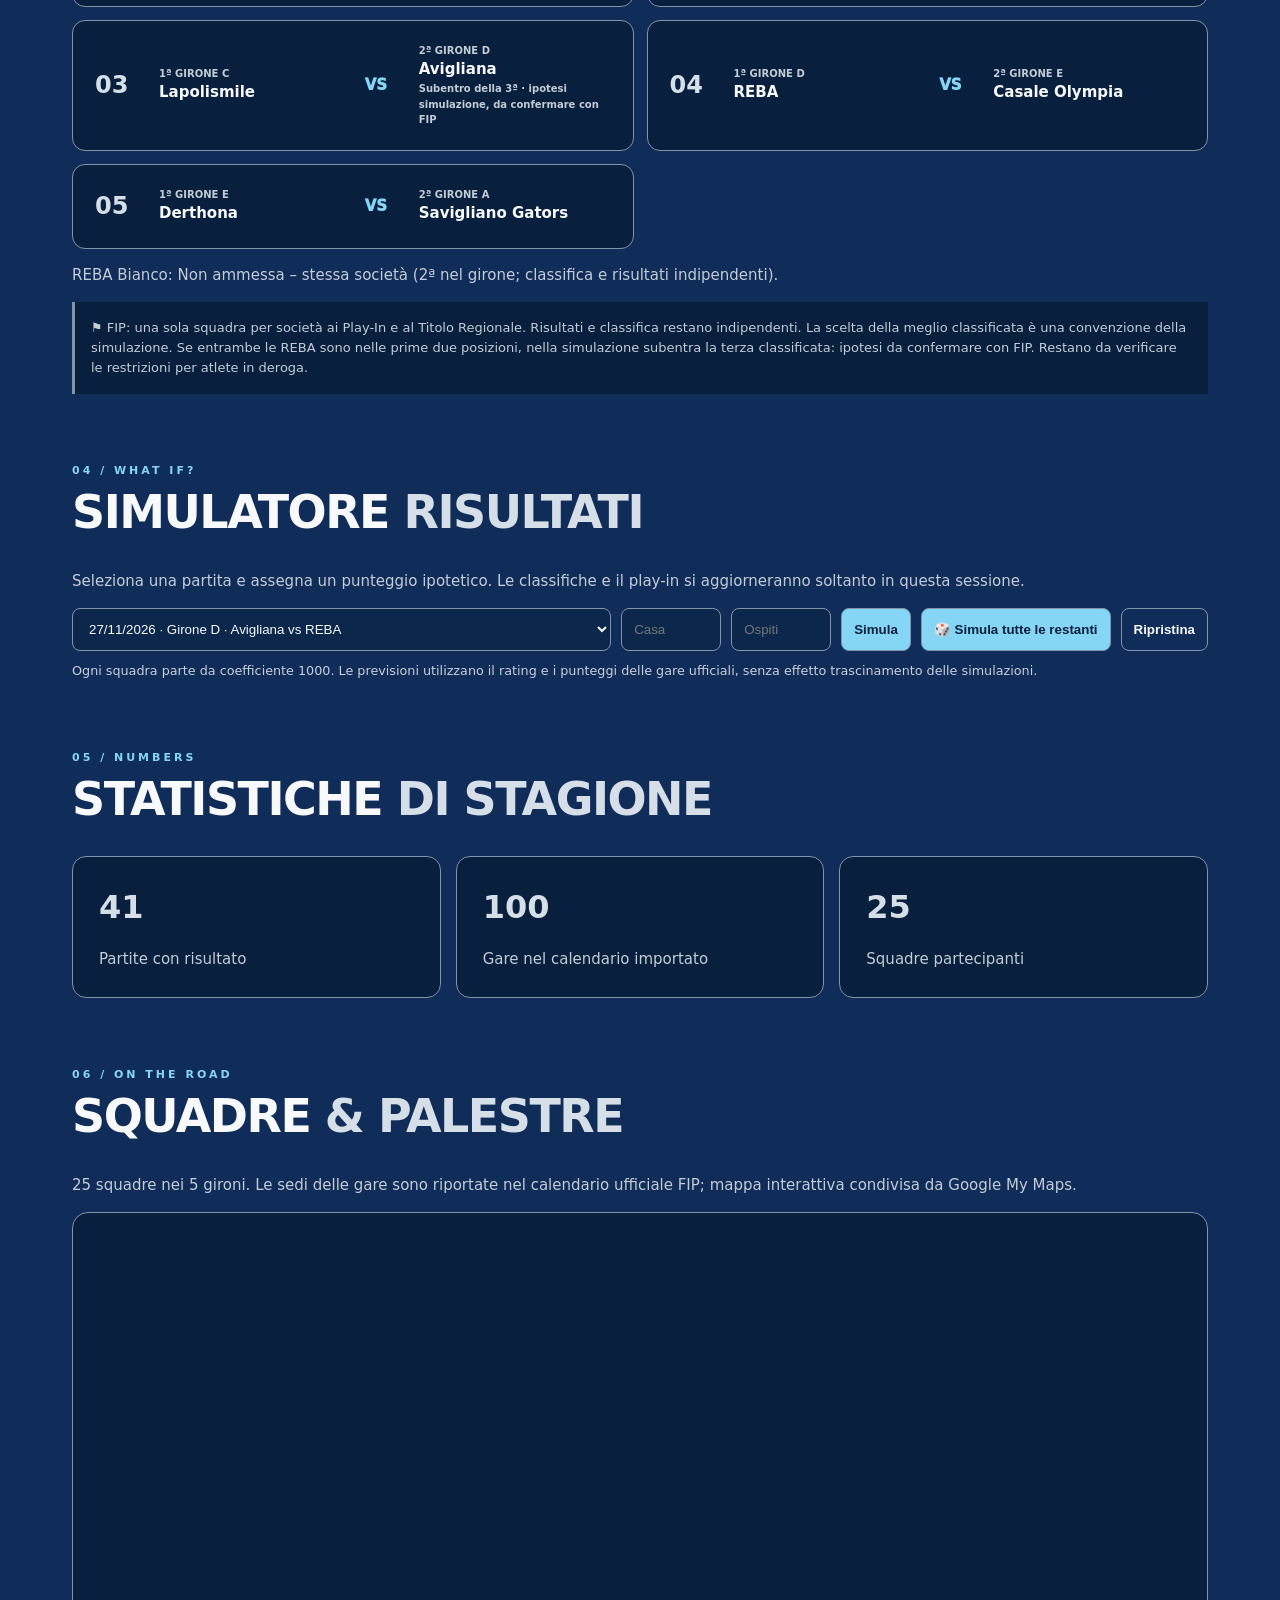
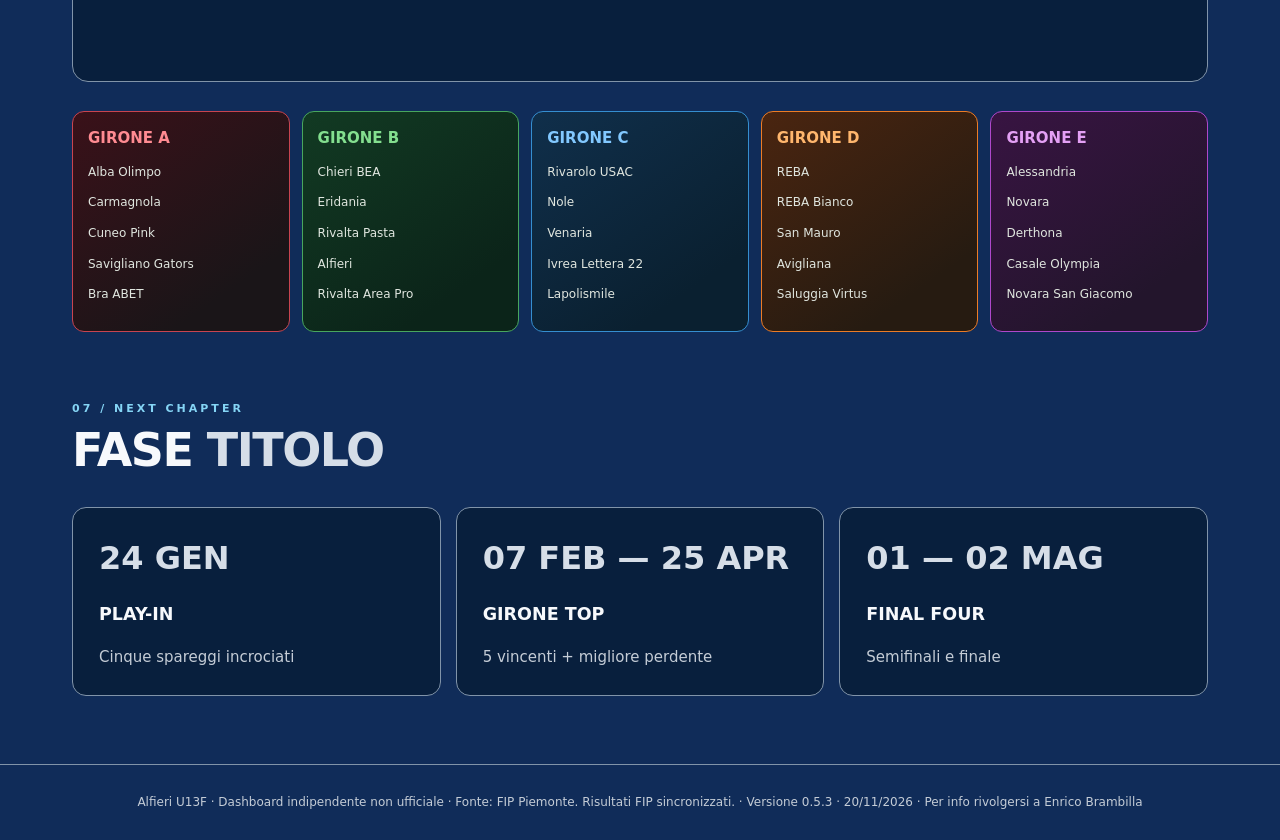
<file: alfieri.html>
<!doctype html><html lang="it"><head><meta charset="utf-8"><meta name="viewport" content="width=device-width, initial-scale=1"><title>Alfieri | U13F Jr. NBA Piemonte</title><link rel="stylesheet" href="squadre.css?v=0.5.3"></head><body data-team="alfieri"><header class="top"><a href="#home" class="brand"><span id="teamBrand"></span> <span>U13F / 26—27</span></a><nav><a href="#risultati">Risultati</a><a href="#classifiche">Classifiche</a><a href="#playin">Play-in</a></nav></header><main><section id="home" class="hero"><div class="hero-text"><div class="eyebrow">JR. NBA · PIEMONTE · 2026/27</div><h1>IL CAMPIONATO.<br><em>LA NOSTRA PASSIONE.</em></h1><p>25 squadre. 5 gironi. Una stagione da seguire, partita dopo partita.</p><div class="pills"><span>● FOCUS <b id="focusName"></b></span><span id="sync">Calendario FIP 23.10.2026</span></div></div><img class="logo" src="assets/alfieri-logo-nuovo.png?v=2" alt="Logo Alfieri"></section><section class="feature"><div><div class="eyebrow">NEXT UP / <span id="nextLabel"></span></div><h2 id="nextTitle">Caricamento calendario…</h2><p id="nextInfo"></p></div><div class="big-vs">VS</div></section><section id="risultati"><div class="section-head"><div><div class="eyebrow">01 / MATCH CENTER</div><h2>RISULTATI <em>& PARTITE</em></h2></div><div class="match-filters"><label class="reba-filter"><input type="checkbox" id="onlyReba"> Solo <span id="filterName"></span></label><select id="matchGroup" aria-label="Filtra girone"><option value="all">Tutti i gironi</option></select></div></div><div id="matches" class="match-list"></div></section><section id="classifiche"><div class="section-head"><div><div class="eyebrow">02 / LEAGUE STANDINGS</div><h2>CLASSIFICHE <em>DEI GIRONI</em></h2></div></div><p class="hint">Classifiche calcolate dai risultati disponibili. Le parità saranno ordinate secondo i criteri ufficiali quando applicabili.</p><div id="tables" class="tables"></div></section><section id="playin"><div class="section-head"><div><div class="eyebrow">03 / ROAD TO THE TITLE</div><h2>PLAY-IN <em>TRACKER</em></h2></div><span class="date-badge">24 GEN 2027</span></div><p class="hint">Proiezione dinamica, non qualificazione matematica. REBA e REBA Bianco: una sola ammessa per società. Per la simulazione scegliamo la meglio classificata; a parità valgono gli spareggi, a partire dagli scontri diretti. Se la parità resta irrisolta, ammissione da definire.</p><div id="bracket" class="bracket"></div><p id="playinStatus" class="hint" aria-live="polite"></p><p class="note">⚑ FIP: una sola squadra per società ai Play-In e al Titolo Regionale. Risultati e classifica restano indipendenti. La scelta della meglio classificata è una convenzione della simulazione. Se entrambe le REBA sono nelle prime due posizioni, nella simulazione subentra la terza classificata: ipotesi da confermare con FIP. Restano da verificare le restrizioni per atlete in deroga.</p></section><section id="simulatore"><div class="section-head"><div><div class="eyebrow">04 / WHAT IF?</div><h2>SIMULATORE <em>RISULTATI</em></h2></div></div><p class="hint">Seleziona una partita e assegna un punteggio ipotetico. Le classifiche e il play-in si aggiorneranno soltanto in questa sessione.</p><div class="sim"><select id="simMatch"></select><input type="number" id="scoreHome" min="0" placeholder="Casa" aria-label="Punti squadra di casa"><input type="number" id="scoreAway" min="0" placeholder="Ospiti" aria-label="Punti squadra ospite"><button id="simulate">Simula</button><button id="reset" class="ghost">Ripristina</button></div><div id="simStatus" class="hint"></div></section><section id="statistiche"><div class="section-head"><div><div class="eyebrow">05 / NUMBERS</div><h2>STATISTICHE <em>DI STAGIONE</em></h2></div></div><div id="stats" class="stats"></div></section><section id="palestre"><div class="section-head"><div><div class="eyebrow">06 / ON THE ROAD</div><h2>SQUADRE <em>& PALESTRE</em></h2></div></div><p class="hint">25 squadre nei 5 gironi. Le sedi delle gare sono riportate nel calendario ufficiale FIP; mappa interattiva condivisa da Google My Maps.</p><iframe class="map-frame" title="Mappa delle palestre U13F Piemonte" loading="lazy" referrerpolicy="no-referrer-when-downgrade" src="https://www.google.com/maps/d/embed?mid=1JZEQtfkewoCIOnvi6FJE1i5hBzqazy4&amp;ll=44.91434599033553%2C8.146989349999973&amp;z=9"></iframe><div id="teams" class="team-grid"></div></section><section id="titolo"><div class="section-head"><div><div class="eyebrow">07 / NEXT CHAPTER</div><h2>FASE <em>TITOLO</em></h2></div></div><div class="phases"><div><b>24 GEN</b><h3>PLAY-IN</h3><p>Cinque spareggi incrociati</p></div><div><b>07 FEB — 25 APR</b><h3>GIRONE TOP</h3><p>5 vincenti + migliore perdente</p></div><div><b>01 — 02 MAG</b><h3>FINAL FOUR</h3><p>Semifinali e finale</p></div></div></section></main><footer><span id="footerName"></span> U13F · Dashboard indipendente non ufficiale · Fonte: FIP Piemonte. <span id="status">Risultati FIP sincronizzati automaticamente.</span> <span class="site-version">· Versione 0.5.3 · 20/11/2026</span> · Per info rivolgersi a Enrico Brambilla</footer><script src="squadre.js?v=0.5.3"></script></body></html>
</file>
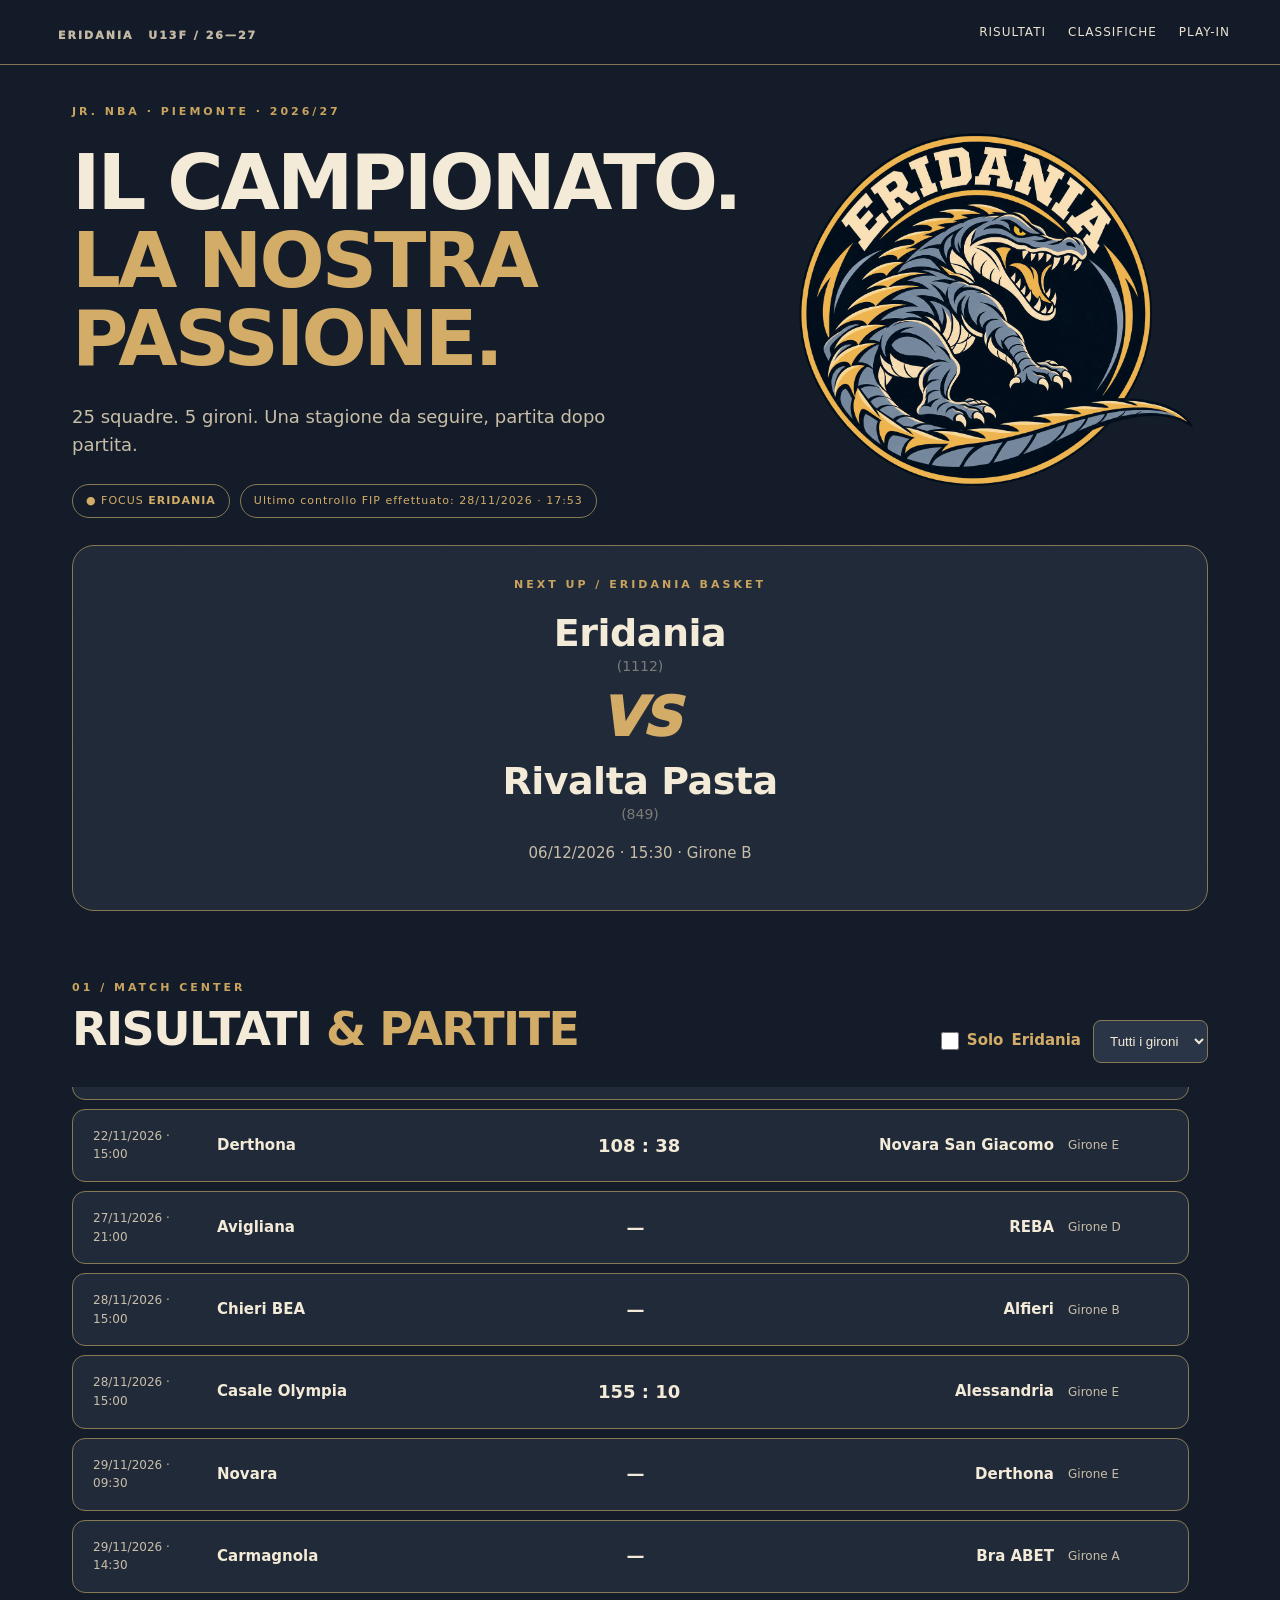
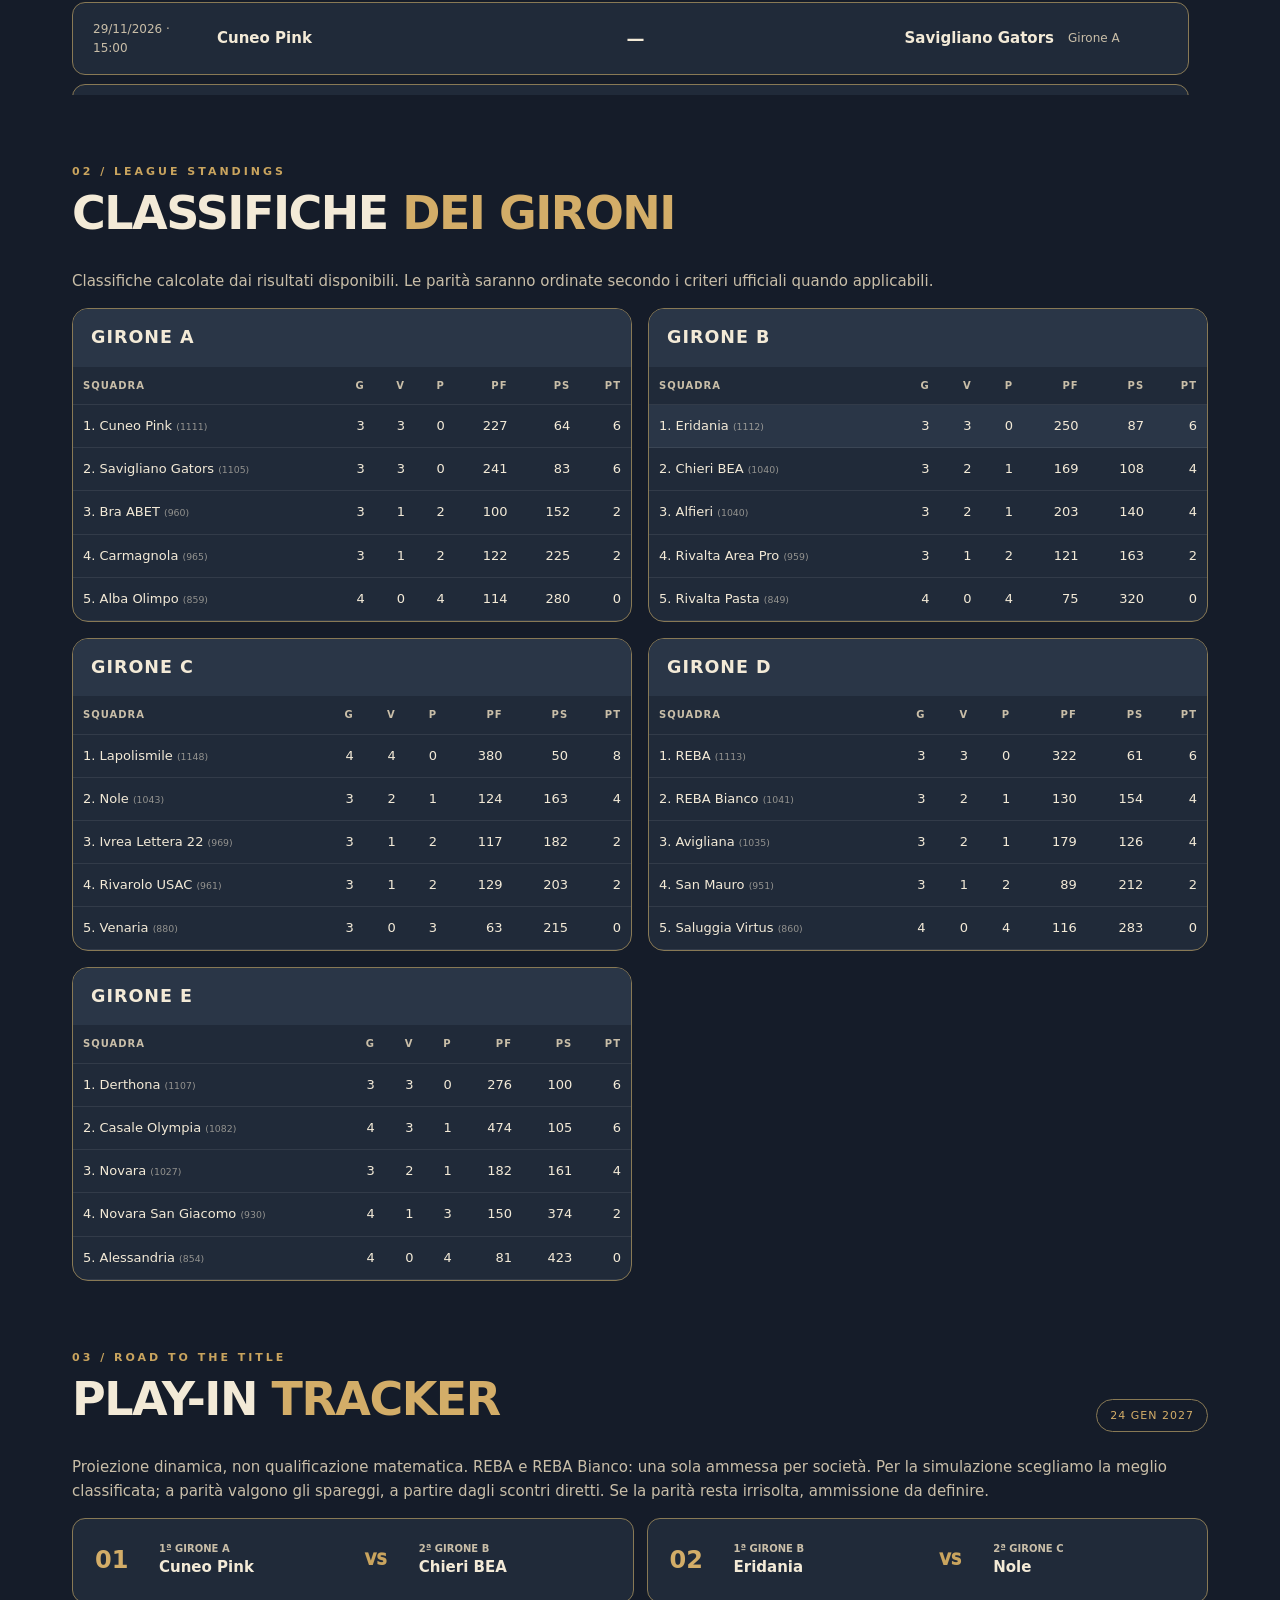
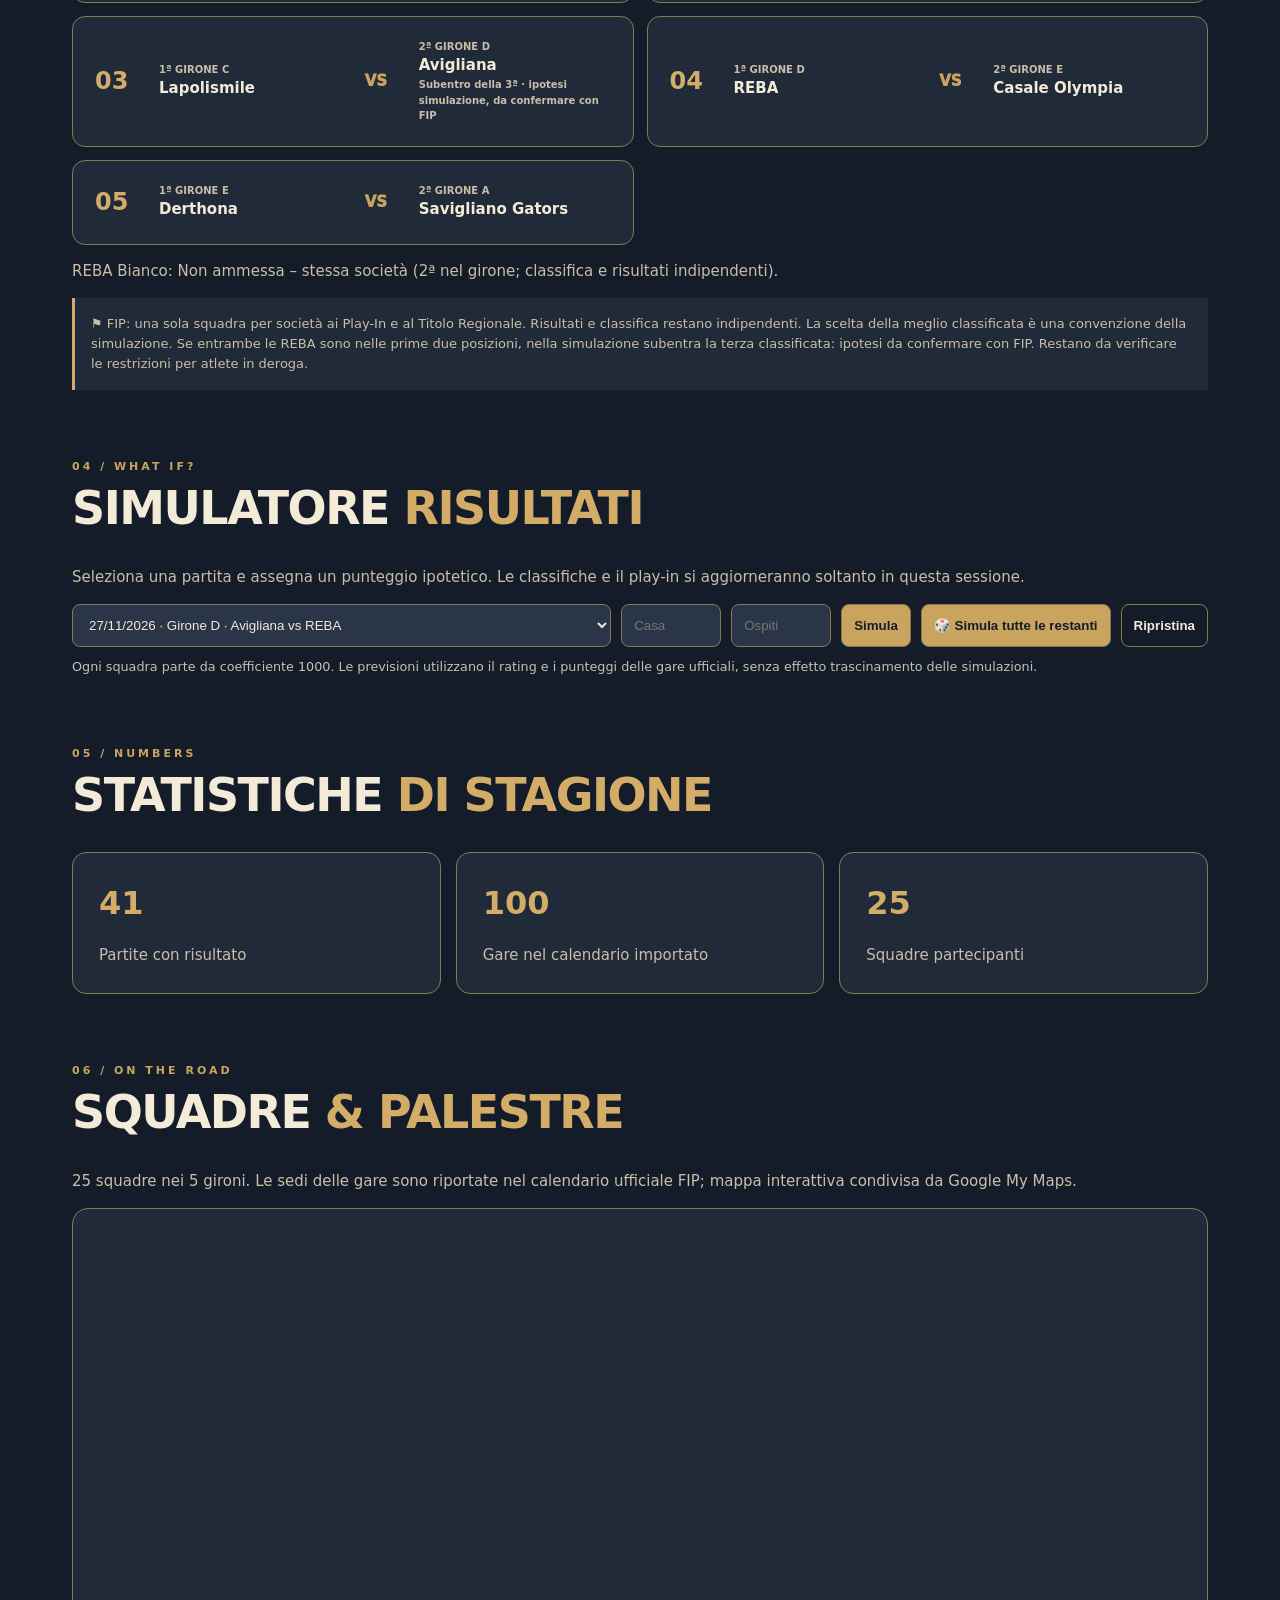
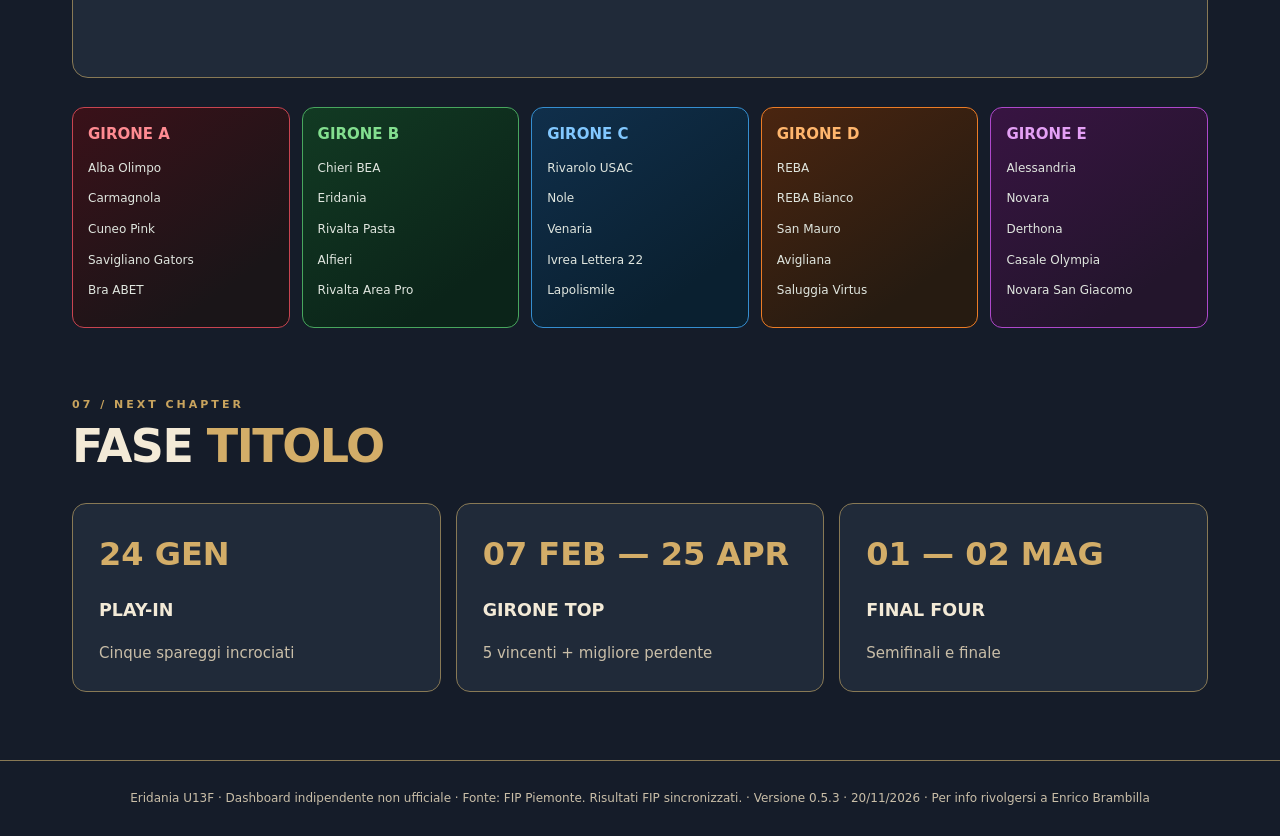
<file: eridania.html>
<!doctype html><html lang="it"><head><meta charset="utf-8"><meta name="viewport" content="width=device-width, initial-scale=1"><title>Eridania | U13F Jr. NBA Piemonte</title><link rel="stylesheet" href="squadre.css?v=0.5.3"></head><body data-team="eridania"><header class="top"><a href="#home" class="brand"><span id="teamBrand"></span> <span>U13F / 26—27</span></a><nav><a href="#risultati">Risultati</a><a href="#classifiche">Classifiche</a><a href="#playin">Play-in</a></nav></header><main><section id="home" class="hero"><div class="hero-text"><div class="eyebrow">JR. NBA · PIEMONTE · 2026/27</div><h1>IL CAMPIONATO.<br><em>LA NOSTRA PASSIONE.</em></h1><p>25 squadre. 5 gironi. Una stagione da seguire, partita dopo partita.</p><div class="pills"><span>● FOCUS <b id="focusName"></b></span><span id="sync">Calendario FIP 23.10.2026</span></div></div><img class="logo" src="assets/eridania-logo-web.png" alt="Logo Eridania"></section><section class="feature"><div><div class="eyebrow">NEXT UP / <span id="nextLabel"></span></div><h2 id="nextTitle">Caricamento calendario…</h2><p id="nextInfo"></p></div><div class="big-vs">VS</div></section><section id="risultati"><div class="section-head"><div><div class="eyebrow">01 / MATCH CENTER</div><h2>RISULTATI <em>& PARTITE</em></h2></div><div class="match-filters"><label class="reba-filter"><input type="checkbox" id="onlyReba"> Solo <span id="filterName"></span></label><select id="matchGroup" aria-label="Filtra girone"><option value="all">Tutti i gironi</option></select></div></div><div id="matches" class="match-list"></div></section><section id="classifiche"><div class="section-head"><div><div class="eyebrow">02 / LEAGUE STANDINGS</div><h2>CLASSIFICHE <em>DEI GIRONI</em></h2></div></div><p class="hint">Classifiche calcolate dai risultati disponibili. Le parità saranno ordinate secondo i criteri ufficiali quando applicabili.</p><div id="tables" class="tables"></div></section><section id="playin"><div class="section-head"><div><div class="eyebrow">03 / ROAD TO THE TITLE</div><h2>PLAY-IN <em>TRACKER</em></h2></div><span class="date-badge">24 GEN 2027</span></div><p class="hint">Proiezione dinamica, non qualificazione matematica. REBA e REBA Bianco: una sola ammessa per società. Per la simulazione scegliamo la meglio classificata; a parità valgono gli spareggi, a partire dagli scontri diretti. Se la parità resta irrisolta, ammissione da definire.</p><div id="bracket" class="bracket"></div><p id="playinStatus" class="hint" aria-live="polite"></p><p class="note">⚑ FIP: una sola squadra per società ai Play-In e al Titolo Regionale. Risultati e classifica restano indipendenti. La scelta della meglio classificata è una convenzione della simulazione. Se entrambe le REBA sono nelle prime due posizioni, nella simulazione subentra la terza classificata: ipotesi da confermare con FIP. Restano da verificare le restrizioni per atlete in deroga.</p></section><section id="simulatore"><div class="section-head"><div><div class="eyebrow">04 / WHAT IF?</div><h2>SIMULATORE <em>RISULTATI</em></h2></div></div><p class="hint">Seleziona una partita e assegna un punteggio ipotetico. Le classifiche e il play-in si aggiorneranno soltanto in questa sessione.</p><div class="sim"><select id="simMatch"></select><input type="number" id="scoreHome" min="0" placeholder="Casa" aria-label="Punti squadra di casa"><input type="number" id="scoreAway" min="0" placeholder="Ospiti" aria-label="Punti squadra ospite"><button id="simulate">Simula</button><button id="reset" class="ghost">Ripristina</button></div><div id="simStatus" class="hint"></div></section><section id="statistiche"><div class="section-head"><div><div class="eyebrow">05 / NUMBERS</div><h2>STATISTICHE <em>DI STAGIONE</em></h2></div></div><div id="stats" class="stats"></div></section><section id="palestre"><div class="section-head"><div><div class="eyebrow">06 / ON THE ROAD</div><h2>SQUADRE <em>& PALESTRE</em></h2></div></div><p class="hint">25 squadre nei 5 gironi. Le sedi delle gare sono riportate nel calendario ufficiale FIP; mappa interattiva condivisa da Google My Maps.</p><iframe class="map-frame" title="Mappa delle palestre U13F Piemonte" loading="lazy" referrerpolicy="no-referrer-when-downgrade" src="https://www.google.com/maps/d/embed?mid=1JZEQtfkewoCIOnvi6FJE1i5hBzqazy4&amp;ll=44.91434599033553%2C8.146989349999973&amp;z=9"></iframe><div id="teams" class="team-grid"></div></section><section id="titolo"><div class="section-head"><div><div class="eyebrow">07 / NEXT CHAPTER</div><h2>FASE <em>TITOLO</em></h2></div></div><div class="phases"><div><b>24 GEN</b><h3>PLAY-IN</h3><p>Cinque spareggi incrociati</p></div><div><b>07 FEB — 25 APR</b><h3>GIRONE TOP</h3><p>5 vincenti + migliore perdente</p></div><div><b>01 — 02 MAG</b><h3>FINAL FOUR</h3><p>Semifinali e finale</p></div></div></section></main><footer><span id="footerName"></span> U13F · Dashboard indipendente non ufficiale · Fonte: FIP Piemonte. <span id="status">Risultati FIP sincronizzati automaticamente.</span> <span class="site-version">· Versione 0.5.3 · 20/11/2026</span> · Per info rivolgersi a Enrico Brambilla</footer><script src="squadre.js?v=0.5.3"></script></body></html>
</file>
<file: style.css>
:root{--bg:#03150c;--panel:#092717;--panel2:#0d301d;--line:#24583b;--lime:#50dc2d;--cream:#f1e38e;--white:#f5f4e9;--muted:#a4b8a8}*{box-sizing:border-box}html{scroll-behavior:smooth}body{margin:0;background:var(--bg);color:var(--white);font:15px/1.55 system-ui,-apple-system,Segoe UI,sans-serif}body:before{content:"";position:fixed;inset:0;pointer-events:none;background:repeating-linear-gradient(145deg,transparent 0 48px,#ffffff05 49px 50px);opacity:.35}a{color:inherit;text-decoration:none}.top{position:sticky;top:0;z-index:5;display:flex;align-items:center;justify-content:space-between;padding:15px max(22px,calc((100vw - 1180px)/2));background:#04190fe9;backdrop-filter:blur(15px);border-bottom:1px solid var(--line)}.brand{font-size:22px;font-weight:1000;color:var(--cream);letter-spacing:-1px}.brand span{font-size:11px;letter-spacing:2px;color:var(--muted);margin-left:8px}.top nav{display:flex;gap:22px;font-size:12px;text-transform:uppercase;letter-spacing:1px}main{max-width:1180px;margin:auto;padding:0 22px}section{scroll-margin-top:90px;margin:68px 0}.hero{min-height:470px;display:grid;grid-template-columns:1.5fr 1fr;align-items:center;gap:20px;margin:10px 0 0}.hero h1{font-size:clamp(40px,6vw,82px);line-height:1.02;letter-spacing:-3px;margin:24px 0}.hero em,h2 em{font-style:normal;color:var(--cream)}.hero p{color:var(--muted);font-size:18px;max-width:540px}.logo{width:100%;max-height:420px;object-fit:contain;mix-blend-mode:normal;filter:none}.eyebrow{font-size:11px;font-weight:900;color:var(--lime);letter-spacing:3px}.pills{display:flex;gap:10px;flex-wrap:wrap;margin-top:26px}.pills span,.date-badge{padding:7px 13px;border:1px solid var(--line);border-radius:50px;font-size:11px;color:var(--cream);letter-spacing:1px}.feature{margin-top:0;background:linear-gradient(110deg,#104127,#061c11);border:1px solid #3e9c55;border-radius:22px;padding:30px 36px;display:flex;justify-content:space-between;align-items:center}.feature h2{font-size:clamp(22px,3vw,38px);margin:12px 0}.feature p,.hint{color:var(--muted)}.big-vs{font-size:65px;font-weight:1000;color:var(--cream);font-style:italic}.section-head{display:flex;justify-content:space-between;align-items:end;gap:20px;margin-bottom:24px}.section-head h2{font-size:clamp(26px,4vw,46px);letter-spacing:-1.5px;line-height:1.1;margin:8px 0}.match-list{display:grid;gap:9px}.match,.playcard{display:grid;grid-template-columns:110px 1fr 75px 1fr 100px;gap:14px;align-items:center;padding:17px 20px;border:1px solid var(--line);border-radius:13px;background:var(--panel);font-weight:700}.match .date{color:var(--muted);font-size:12px;font-weight:500}.match .away{text-align:right}.match .score{text-align:center;color:var(--cream);font-size:clamp(11px,2.6vw,18px);white-space:nowrap}.match.reba{border-color:var(--lime);background:#123b22}.tables{display:grid;grid-template-columns:repeat(2,minmax(0,1fr));gap:16px}.table-card{background:var(--panel);border:1px solid var(--line);border-radius:16px;overflow:hidden}.table-card h3{margin:0;padding:15px 18px;background:#123b22;color:var(--cream);letter-spacing:1px}.table-scroll{overflow-x:auto}table{border-collapse:collapse;width:100%;font-size:13px}th,td{padding:11px 10px;border-bottom:1px solid #ffffff14;text-align:right;white-space:nowrap}th:first-child,td:first-child{text-align:left}th{color:var(--muted);font-size:10px;letter-spacing:1px}tr.highlight{background:#2b6c33;color:#fff}.bracket{display:grid;grid-template-columns:repeat(2,minmax(0,1fr));gap:13px}.playcard{grid-template-columns:50px 1fr 40px 1fr;padding:22px}.playcard strong{color:var(--cream);font-size:24px}.playcard .vs{color:var(--lime);font-weight:1000}.playcard small{display:block;color:var(--muted);font-size:10px}.note{padding:16px;border-left:3px solid var(--cream);background:#f1e38e0c;color:var(--muted);font-size:13px}.sim{display:flex;flex-wrap:wrap;gap:10px}.sim select{flex:1 1 280px;min-width:0}.sim input{width:100px}.sim #simBulkNote{flex-basis:100%;order:1;margin:0}select,input,button{padding:12px;background:#103522;color:var(--white);border:1px solid var(--line);border-radius:8px}button{background:var(--lime);color:#05200d;font-weight:900;cursor:pointer}.ghost{background:transparent;color:var(--white)}.stats,.phases{display:grid;grid-template-columns:repeat(3,1fr);gap:15px}.stats>div,.phases>div{padding:26px;background:var(--panel);border:1px solid var(--line);border-radius:14px}.stats b,.phases b{font-size:32px;color:var(--cream)}.stats p,.phases p{color:var(--muted);margin-bottom:0}.team-grid{display:grid;grid-template-columns:repeat(5,1fr);gap:12px}.team-grid>div{padding:15px;background:var(--panel);border:1px solid var(--line);border-radius:12px}.team-grid b{color:var(--cream)}.team-grid p{font-size:12px;color:var(--muted)}footer{border-top:1px solid var(--line);padding:28px;text-align:center;color:var(--muted);font-size:12px}@media(max-width:800px){.top nav{gap:10px;font-size:10px}.hero{grid-template-columns:1fr;min-height:0;padding-top:60px}.logo{display:block;width:min(60vw,210px);height:auto;max-width:210px;max-height:none;object-fit:contain;justify-self:center;margin:4px auto 8px}.tables,.bracket{grid-template-columns:1fr}.team-grid{grid-template-columns:repeat(2,1fr)}.stats,.phases{grid-template-columns:1fr}.match{grid-template-columns:65px 1fr 48px 1fr;gap:8px;padding:12px;font-size:11px}.match .date{font-size:10px}.match .meta{display:none}.playcard{grid-template-columns:35px 1fr 25px 1fr;padding:15px;font-size:12px}.feature{padding:20px}.big-vs{font-size:38px}}@media(max-width:430px){.top{flex-wrap:wrap;gap:8px}.top nav{width:100%;justify-content:space-between}.hero h1{letter-spacing:-1.5px}.team-grid{grid-template-columns:1fr 1fr}}

.map-frame{width:100%;height:470px;border:1px solid var(--line);border-radius:16px;margin-bottom:22px;background:var(--panel)}
/* v0.3.4 — Colori gironi coerenti con Google My Maps; solo riquadri sotto la mappa. */
#teams > div:nth-child(1){background:linear-gradient(145deg,#3a1119,#1a1518 78%);border-color:#c84450}
#teams > div:nth-child(1) b{color:#ff8b92}
#teams > div:nth-child(2){background:linear-gradient(145deg,#123a23,#0b2419 78%);border-color:#48a65e}
#teams > div:nth-child(2) b{color:#83df8f}
#teams > div:nth-child(3){background:linear-gradient(145deg,#102f4b,#0a2030 78%);border-color:#358ed0}
#teams > div:nth-child(3) b{color:#82c8ff}
#teams > div:nth-child(4){background:linear-gradient(145deg,#4a2510,#261b11 78%);border-color:#ec7c26}
#teams > div:nth-child(4) b{color:#ffb66d}
#teams > div:nth-child(5){background:linear-gradient(145deg,#381442,#23152c 78%);border-color:#ae48cb}
#teams > div:nth-child(5) b{color:#e4a0f5}
#teams > div p{color:#e0e6df}

/* Next match: centered vertical scoreboard */
.feature{display:flex;flex-direction:column;align-items:center;text-align:center;gap:0}
.feature>div:first-child{width:100%;min-width:0}
.feature h2#nextTitle{display:flex;flex-direction:column;align-items:center;gap:6px;font-size:clamp(23px,4vw,38px);line-height:1.16;letter-spacing:-.5px;margin:18px 0}
.next-team{display:block;max-width:100%;overflow-wrap:normal}
.next-team .elo-rating{font-size:.42em;vertical-align:middle;white-space:nowrap;letter-spacing:0;font-weight:400}
.next-vs{display:block;font-size:clamp(34px,6vw,54px);font-weight:1000;font-style:italic;color:var(--cream);line-height:1.1;margin:6px 0}
.feature>.big-vs{display:none}
@media(max-width:800px){.feature h2#nextTitle{font-size:clamp(21px,5.5vw,30px)}.feature{padding:24px 18px}.next-vs{font-size:42px}}

/* Team coefficient displayed below the team name. */
.feature h2#nextTitle .next-rating{display:block;line-height:1.2;margin-top:3px}
.feature h2#nextTitle .next-rating .elo-rating{display:block;font-size:14px;line-height:1.25;letter-spacing:0;font-weight:500;color:var(--muted)}

/* REBA 0.4.3: scrollable match center, 8 rows at a time. */
#matches.match-list{--match-row-height:76px;max-height:calc(8 * var(--match-row-height));overflow-y:auto;overscroll-behavior-y:contain;scrollbar-gutter:stable;align-content:start;display:flex;flex-direction:column;gap:9px;padding-right:4px}
#matches .match{flex:0 0 auto;min-height:67px;box-sizing:border-box}
/* Recent results add a cream marker; REBA keeps its own border and background. */
.match-venue{grid-column:1 / -1;font-size:12px;font-weight:400;color:var(--muted);overflow-wrap:anywhere}
.match-venue a{text-decoration:underline}
.match.fresh-result{box-shadow:inset 3px 0 0 var(--cream)}
.match.fresh-result .score{color:var(--lime);font-weight:900}
@media(max-width:800px){#matches.match-list{--match-row-height:71px}#matches .match{min-height:62px}}

/* Match center filters wrap with the heading on smaller screens. */
.match-filters{display:flex;align-items:center;flex-wrap:wrap;gap:12px}
.reba-filter{display:inline-flex;align-items:center;gap:8px;white-space:nowrap;cursor:pointer;color:var(--cream);font-weight:700}
.reba-filter input{width:18px;height:18px;margin:0;accent-color:var(--lime);cursor:pointer}
.match-filters select:disabled{opacity:.5;cursor:not-allowed}
@media(max-width:800px){#risultati .section-head{flex-wrap:wrap}.match-filters{max-width:100%}}
</file>
<file: squadre.css>
:root{--bg:#03150c;--panel:#092717;--panel2:#0d301d;--line:#24583b;--lime:#50dc2d;--cream:#f1e38e;--white:#f5f4e9;--muted:#a4b8a8}*{box-sizing:border-box}html{scroll-behavior:smooth}body{margin:0;background:var(--bg);color:var(--white);font:15px/1.55 system-ui,-apple-system,Segoe UI,sans-serif}body:before{content:"";position:fixed;inset:0;pointer-events:none;background:repeating-linear-gradient(145deg,transparent 0 48px,#ffffff05 49px 50px);opacity:.35}a{color:inherit;text-decoration:none}.top{position:sticky;top:0;z-index:5;display:flex;align-items:center;justify-content:space-between;padding:15px max(22px,calc((100vw - 1180px)/2));background:#04190fe9;backdrop-filter:blur(15px);border-bottom:1px solid var(--line)}.brand{font-size:22px;font-weight:1000;color:var(--cream);letter-spacing:-1px}.brand span{font-size:11px;letter-spacing:2px;color:var(--muted);margin-left:8px}.top nav{display:flex;gap:22px;font-size:12px;text-transform:uppercase;letter-spacing:1px}main{max-width:1180px;margin:auto;padding:0 22px}section{scroll-margin-top:90px;margin:68px 0}.hero{min-height:470px;display:grid;grid-template-columns:1.5fr 1fr;align-items:center;gap:20px;margin:10px 0 0}.hero h1{font-size:clamp(40px,6vw,82px);line-height:1.02;letter-spacing:-3px;margin:24px 0}.hero em,h2 em{font-style:normal;color:var(--cream)}.hero p{color:var(--muted);font-size:18px;max-width:540px}.logo{width:100%;max-height:420px;object-fit:contain;mix-blend-mode:normal;filter:none}.eyebrow{font-size:11px;font-weight:900;color:var(--lime);letter-spacing:3px}.pills{display:flex;gap:10px;flex-wrap:wrap;margin-top:26px}.pills span,.date-badge{padding:7px 13px;border:1px solid var(--line);border-radius:50px;font-size:11px;color:var(--cream);letter-spacing:1px}.feature{margin-top:0;background:linear-gradient(110deg,#104127,#061c11);border:1px solid #3e9c55;border-radius:22px;padding:30px 36px;display:flex;justify-content:space-between;align-items:center}.feature h2{font-size:clamp(22px,3vw,38px);margin:12px 0}.feature p,.hint{color:var(--muted)}.big-vs{font-size:65px;font-weight:1000;color:var(--cream);font-style:italic}.section-head{display:flex;justify-content:space-between;align-items:end;gap:20px;margin-bottom:24px}.section-head h2{font-size:clamp(26px,4vw,46px);letter-spacing:-1.5px;line-height:1.1;margin:8px 0}.match-list{display:grid;gap:9px}.match,.playcard{display:grid;grid-template-columns:110px 1fr 75px 1fr 100px;gap:14px;align-items:center;padding:17px 20px;border:1px solid var(--line);border-radius:13px;background:var(--panel);font-weight:700}.match .date{color:var(--muted);font-size:12px;font-weight:500}.match .away{text-align:right}.match .score{text-align:center;color:var(--cream);font-size:clamp(11px,2.6vw,18px);white-space:nowrap}.match.reba{border-color:var(--lime);background:#123b22}.tables{display:grid;grid-template-columns:repeat(2,minmax(0,1fr));gap:16px}.table-card{background:var(--panel);border:1px solid var(--line);border-radius:16px;overflow:hidden}.table-card h3{margin:0;padding:15px 18px;background:#123b22;color:var(--cream);letter-spacing:1px}.table-scroll{overflow-x:auto}table{border-collapse:collapse;width:100%;font-size:13px}th,td{padding:11px 10px;border-bottom:1px solid #ffffff14;text-align:right;white-space:nowrap}th:first-child,td:first-child{text-align:left}th{color:var(--muted);font-size:10px;letter-spacing:1px}tr.highlight{background:#2b6c33;color:#fff}.bracket{display:grid;grid-template-columns:repeat(2,minmax(0,1fr));gap:13px}.playcard{grid-template-columns:50px 1fr 40px 1fr;padding:22px}.playcard strong{color:var(--cream);font-size:24px}.playcard .vs{color:var(--lime);font-weight:1000}.playcard small{display:block;color:var(--muted);font-size:10px}.note{padding:16px;border-left:3px solid var(--cream);background:#f1e38e0c;color:var(--muted);font-size:13px}.sim{display:flex;flex-wrap:wrap;gap:10px}.sim select{flex:1 1 280px;min-width:0}.sim input{width:100px}.sim #simBulkNote{flex-basis:100%;order:1;margin:0}select,input,button{padding:12px;background:#103522;color:var(--white);border:1px solid var(--line);border-radius:8px}button{background:var(--lime);color:#05200d;font-weight:900;cursor:pointer}.ghost{background:transparent;color:var(--white)}.stats,.phases{display:grid;grid-template-columns:repeat(3,1fr);gap:15px}.stats>div,.phases>div{padding:26px;background:var(--panel);border:1px solid var(--line);border-radius:14px}.stats b,.phases b{font-size:32px;color:var(--cream)}.stats p,.phases p{color:var(--muted);margin-bottom:0}.team-grid{display:grid;grid-template-columns:repeat(5,1fr);gap:12px}.team-grid>div{padding:15px;background:var(--panel);border:1px solid var(--line);border-radius:12px}.team-grid b{color:var(--cream)}.team-grid p{font-size:12px;color:var(--muted)}footer{border-top:1px solid var(--line);padding:28px;text-align:center;color:var(--muted);font-size:12px}@media(max-width:800px){.top nav{gap:10px;font-size:10px}.hero{grid-template-columns:1fr;min-height:0;padding-top:60px}.logo{display:block;width:min(60vw,210px);height:auto;max-width:210px;max-height:none;object-fit:contain;justify-self:center;margin:4px auto 8px}.tables,.bracket{grid-template-columns:1fr}.team-grid{grid-template-columns:repeat(2,1fr)}.stats,.phases{grid-template-columns:1fr}.match{grid-template-columns:65px 1fr 48px 1fr;gap:8px;padding:12px;font-size:11px}.match .date{font-size:10px}.match .meta{display:none}.playcard{grid-template-columns:35px 1fr 25px 1fr;padding:15px;font-size:12px}.feature{padding:20px}.big-vs{font-size:38px}}@media(max-width:430px){.top{flex-wrap:wrap;gap:8px}.top nav{width:100%;justify-content:space-between}.hero h1{letter-spacing:-1.5px}.team-grid{grid-template-columns:1fr 1fr}}

.map-frame{width:100%;height:470px;border:1px solid var(--line);border-radius:16px;margin-bottom:22px;background:var(--panel)}
/* v0.3.4 — Colori gironi coerenti con Google My Maps; solo riquadri sotto la mappa. */
#teams > div:nth-child(1){background:linear-gradient(145deg,#3a1119,#1a1518 78%);border-color:#c84450}
#teams > div:nth-child(1) b{color:#ff8b92}
#teams > div:nth-child(2){background:linear-gradient(145deg,#123a23,#0b2419 78%);border-color:#48a65e}
#teams > div:nth-child(2) b{color:#83df8f}
#teams > div:nth-child(3){background:linear-gradient(145deg,#102f4b,#0a2030 78%);border-color:#358ed0}
#teams > div:nth-child(3) b{color:#82c8ff}
#teams > div:nth-child(4){background:linear-gradient(145deg,#4a2510,#261b11 78%);border-color:#ec7c26}
#teams > div:nth-child(4) b{color:#ffb66d}
#teams > div:nth-child(5){background:linear-gradient(145deg,#381442,#23152c 78%);border-color:#ae48cb}
#teams > div:nth-child(5) b{color:#e4a0f5}
#teams > div p{color:#e0e6df}

/* Next match: centered vertical scoreboard */
.feature{display:flex;flex-direction:column;align-items:center;text-align:center;gap:0}
.feature>div:first-child{width:100%;min-width:0}
.feature h2#nextTitle{display:flex;flex-direction:column;align-items:center;gap:6px;font-size:clamp(23px,4vw,38px);line-height:1.16;letter-spacing:-.5px;margin:18px 0}
.next-team{display:block;max-width:100%;overflow-wrap:normal}
.next-team .elo-rating{font-size:.42em;vertical-align:middle;white-space:nowrap;letter-spacing:0;font-weight:400}
.next-vs{display:block;font-size:clamp(34px,6vw,54px);font-weight:1000;font-style:italic;color:var(--cream);line-height:1.1;margin:6px 0}
.feature>.big-vs{display:none}
@media(max-width:800px){.feature h2#nextTitle{font-size:clamp(21px,5.5vw,30px)}.feature{padding:24px 18px}.next-vs{font-size:42px}}

/* Team coefficient displayed below the team name. */
.feature h2#nextTitle .next-rating{display:block;line-height:1.2;margin-top:3px}
.feature h2#nextTitle .next-rating .elo-rating{display:block;font-size:14px;line-height:1.25;letter-spacing:0;font-weight:500;color:var(--muted)}

/* REBA 0.4.3: scrollable match center, 8 rows at a time. */
#matches.match-list{--match-row-height:76px;max-height:calc(8 * var(--match-row-height));overflow-y:auto;overscroll-behavior-y:contain;scrollbar-gutter:stable;align-content:start;display:flex;flex-direction:column;gap:9px;padding-right:4px}
#matches .match{flex:0 0 auto;min-height:67px;box-sizing:border-box}
/* Recent results add a cream marker; REBA keeps its own border and background. */
.match.fresh-result{box-shadow:inset 3px 0 0 var(--cream)}
.match.fresh-result .score{color:var(--lime);font-weight:900}
@media(max-width:800px){#matches.match-list{--match-row-height:71px}#matches .match{min-height:62px}}

/* Match center filters wrap with the heading on smaller screens. */
.match-filters{display:flex;align-items:center;flex-wrap:wrap;gap:12px}
.reba-filter{display:inline-flex;align-items:center;gap:8px;white-space:nowrap;cursor:pointer;color:var(--cream);font-weight:700}
.reba-filter input{width:18px;height:18px;margin:0;accent-color:var(--lime);cursor:pointer}
.match-filters select:disabled{opacity:.5;cursor:not-allowed}
@media(max-width:800px){#risultati .section-head{flex-wrap:wrap}.match-filters{max-width:100%}}

/* Identità visive dedicate alle pagine squadra. */
.skin-alfieri{--bg:#101320;--panel:#1b2336;--panel2:#283149;--line:#495771;--lime:#ffbd54;--cream:#ffe0a4;--white:#f8f6f1;--muted:#b6c0d1}
.skin-eridania{--bg:#111728;--panel:#1b2940;--panel2:#253953;--line:#476885;--lime:#70d6ed;--cream:#d0f3f7;--white:#f4f9fa;--muted:#b0c8d3}
.skin-alfieri .top,.skin-eridania .top{background:var(--bg);opacity:.97}
.skin-alfieri .feature,.skin-eridania .feature{background:linear-gradient(110deg,var(--panel2),var(--panel));border-color:var(--line)}
.skin-alfieri .match.reba,.skin-eridania .match.reba,.skin-alfieri .table-card h3,.skin-eridania .table-card h3{background:var(--panel2);border-color:var(--lime)}
.skin-alfieri tr.highlight,.skin-eridania tr.highlight{background:var(--panel2);color:var(--white)}
.skin-alfieri select,.skin-eridania select,.skin-alfieri input,.skin-eridania input{background:var(--panel2)}
.team-mark{aspect-ratio:1;max-width:370px;width:100%;justify-self:center;display:flex;flex-direction:column;align-items:center;justify-content:center;border:1px solid var(--line);border-radius:50%;background:radial-gradient(circle,var(--panel2),var(--bg) 72%);color:var(--cream)}
.team-mark strong{font-size:clamp(120px,22vw,250px);line-height:1;font-style:italic;letter-spacing:-.08em;color:var(--lime)}
.team-mark span,.team-mark small{font-size:10px;font-weight:800;letter-spacing:3px}
@media(max-width:800px){.team-mark{width:min(60vw,210px)}.team-mark strong{font-size:130px}.team-mark span,.team-mark small{font-size:8px;letter-spacing:1px}}

/* Eridania: panna e blu navy. */
.skin-eridania{--bg:#f6f0df;--panel:#fffaf0;--panel2:#e9e1cf;--line:#183553;--lime:#173b60;--cream:#173b60;--white:#142f4b;--muted:#53697a}
.skin-eridania .top{background:#f6f0df}
.skin-eridania .feature{background:linear-gradient(110deg,#fdf8ed,#e8e0cf)}
.skin-eridania .match.reba,.skin-eridania .table-card h3,.skin-eridania tr.highlight{background:#e3eafa;color:#142f4b}
.skin-eridania .team-mark{background:radial-gradient(circle,#fffaf0,#eae2cf);border:2px solid var(--line)}
.skin-eridania .crocodile{width:67%;height:auto;margin:22px 0}
.skin-eridania button{background:#173b60;color:#fffaf0}
.skin-eridania button.ghost{background:transparent;color:#173b60}
.skin-eridania .note{background:#e9e1cf}

/* Alfieri: blu pieno con dettagli azzurri e grigi. */
.skin-alfieri{--bg:#102c59;--panel:#173866;--panel2:#204576;--line:#8296ac;--lime:#80d2f4;--cream:#c5eaff;--white:#f1f5f8;--muted:#c0cbd6}
.skin-alfieri .top{background:#102c59}
.skin-alfieri .feature{background:#173866;border-color:#8296ac}
.skin-alfieri .team-mark{background:#102c59;border:0;border-radius:0}
.skin-alfieri .bishop-shield{width:76%;height:auto;margin:12px 0}
.skin-alfieri button{background:#80d2f4;color:#102c59}
.skin-alfieri button.ghost{background:transparent;color:#f1f5f8}

/* Prova Eridania su fondo navy. */
.skin-eridania{--bg:#102641;--panel:#193652;--panel2:#254864;--line:#7899ad;--lime:#b5e0ec;--cream:#f6f0df;--white:#f8f5ed;--muted:#c2d2d9}
.skin-eridania .top{background:#102641}
.skin-eridania .feature{background:#193652;border-color:var(--line)}
.skin-eridania .match.reba,.skin-eridania .table-card h3,.skin-eridania tr.highlight{background:#254864;color:var(--white)}
.skin-eridania .note{background:#193652}
.skin-eridania button{background:#d8edf2;color:#102641}
.skin-eridania button.ghost{background:transparent;color:#f8f5ed}
.skin-eridania{--bg:#151c29;--panel:#202a39;--panel2:#2a3647;--line:#71808f;--lime:#b5cad5;--cream:#f1eee5;--white:#f4f4f0;--muted:#bcc6ca}
.skin-eridania .top{background:#151c29}
.skin-eridania .feature,.skin-eridania .note{background:#202a39}
.skin-eridania .match.reba,.skin-eridania .table-card h3,.skin-eridania tr.highlight{background:#2a3647}
.skin-eridania button{background:#d2dde0;color:#151c29}
.skin-eridania{--white:#f3ead7;--muted:#c9bea8;--cream:#d3ad68;--lime:#c9a45e;--line:#887955}
.skin-eridania .top .brand{color:var(--cream)}
.skin-eridania button{background:#c9a45e;color:#151c29}
.skin-eridania button.ghost{background:transparent;color:var(--white)}
/* Alfieri: dettagli argento. */
.skin-alfieri{--line:#aab8c8;--cream:#e0e6ed;--muted:#c3ced9}
.skin-alfieri .top{border-bottom:2px solid #b9c6d3}
.skin-alfieri .brand,.skin-alfieri .section-head h2 em{color:#e0e6ed}
.skin-alfieri .feature,.skin-alfieri .table-card,.skin-alfieri .match,.skin-alfieri .playcard,.skin-alfieri .stats>div,.skin-alfieri .phases>div{border-color:#aab8c8}
.skin-alfieri .pills span,.skin-alfieri .date-badge{border-color:#b9c6d3;color:#e0e6ed}
.skin-alfieri .table-card h3{color:#e0e6ed;border-bottom:1px solid #aab8c8}
.skin-alfieri{--white:#e2e8ef;--muted:#c4cdd8;--cream:#d5dde7}
.skin-alfieri .hero h1,.skin-alfieri .section-head h2,.skin-alfieri .feature h2,.skin-alfieri .match,.skin-alfieri table,.skin-alfieri .playcard{color:#e2e8ef}
.skin-alfieri .hero h1 em,.skin-alfieri .section-head h2 em,.skin-alfieri .match .score,.skin-alfieri .stats b,.skin-alfieri .phases b{color:#c4d0de}
.skin-alfieri{--white:#c8cbd0;--muted:#adb4bd;--cream:#b7bec7}
.skin-alfieri .hero h1,.skin-alfieri .section-head h2,.skin-alfieri .feature h2,.skin-alfieri .match,.skin-alfieri table,.skin-alfieri .playcard{color:#c8cbd0}
.skin-alfieri .hero h1 em,.skin-alfieri .section-head h2 em,.skin-alfieri .match .score,.skin-alfieri .stats b,.skin-alfieri .phases b,.skin-alfieri .brand,.skin-alfieri .table-card h3{color:#b7bec7}
/* Alfieri: blu, bianco, argento e accenti celesti. */
.skin-alfieri{--bg:#102c59;--panel:#173866;--panel2:#204576;--white:#f7f9fc;--muted:#c4ccd6;--cream:#d6dee8;--lime:#85d5f5;--line:#aab8c8}
.skin-alfieri .hero h1,.skin-alfieri .section-head h2,.skin-alfieri .feature h2,.skin-alfieri .match,.skin-alfieri table,.skin-alfieri .playcard{color:#f7f9fc}
.skin-alfieri .hero h1 em,.skin-alfieri .section-head h2 em,.skin-alfieri .stats b,.skin-alfieri .phases b,.skin-alfieri .brand,.skin-alfieri .table-card h3{color:#d6dee8}
.skin-alfieri .eyebrow,.skin-alfieri .match .score,.skin-alfieri .playcard .vs{color:#85d5f5}

/* Alfieri: riquadri blu scuro ispirati allo scudo. */
.skin-alfieri{--panel:#081f3d;--panel2:#0b284c}
.skin-alfieri .feature{background:#0b284c}
.skin-alfieri .table-card h3,.skin-alfieri .match.reba,.skin-alfieri tr.highlight{background:#0b284c}

/* Alfieri: palette uniforme per tutti i riquadri. */
.skin-alfieri{--bg:#102c59;--panel:#081f3d;--panel2:#0b284c;--white:#f7f9fc;--muted:#c4ccd6;--cream:#d6dee8;--lime:#85d5f5;--line:#8194a9}
.skin-alfieri .feature,.skin-alfieri .match,.skin-alfieri .playcard,.skin-alfieri .table-card,.skin-alfieri .stats>div,.skin-alfieri .phases>div,.skin-alfieri .team-grid>div,.skin-alfieri .note{background:#081f3d;border-color:#8194a9;color:#f7f9fc}
.skin-alfieri .match.reba,.skin-alfieri .table-card h3,.skin-alfieri tr.highlight,.skin-alfieri select,.skin-alfieri input{background:#0b284c;color:#f7f9fc}
.skin-alfieri .team-grid>div b,.skin-alfieri .team-grid>div p{color:#d6dee8}
.skin-alfieri .team-grid>div{background:#081f3d;border-color:#8194a9}
.skin-alfieri .feature p,.skin-alfieri .hint,.skin-alfieri .note,.skin-alfieri .stats p,.skin-alfieri .phases p{color:#c4ccd6}
.skin-alfieri .next-vs,.skin-alfieri .playcard strong,.skin-alfieri .stats b,.skin-alfieri .phases b{color:#d6dee8}
.skin-alfieri button{background:#85d5f5;color:#081f3d}
.skin-alfieri button.ghost{background:transparent;color:#f7f9fc}

/* Risultati: stesso colore delle squadre, accento solo per quelli recenti. */
.skin-alfieri .match .score,.skin-eridania .match .score{color:inherit}
.skin-alfieri .match.fresh-result .score,.skin-eridania .match.fresh-result .score{color:var(--lime);font-weight:900}
</file>
